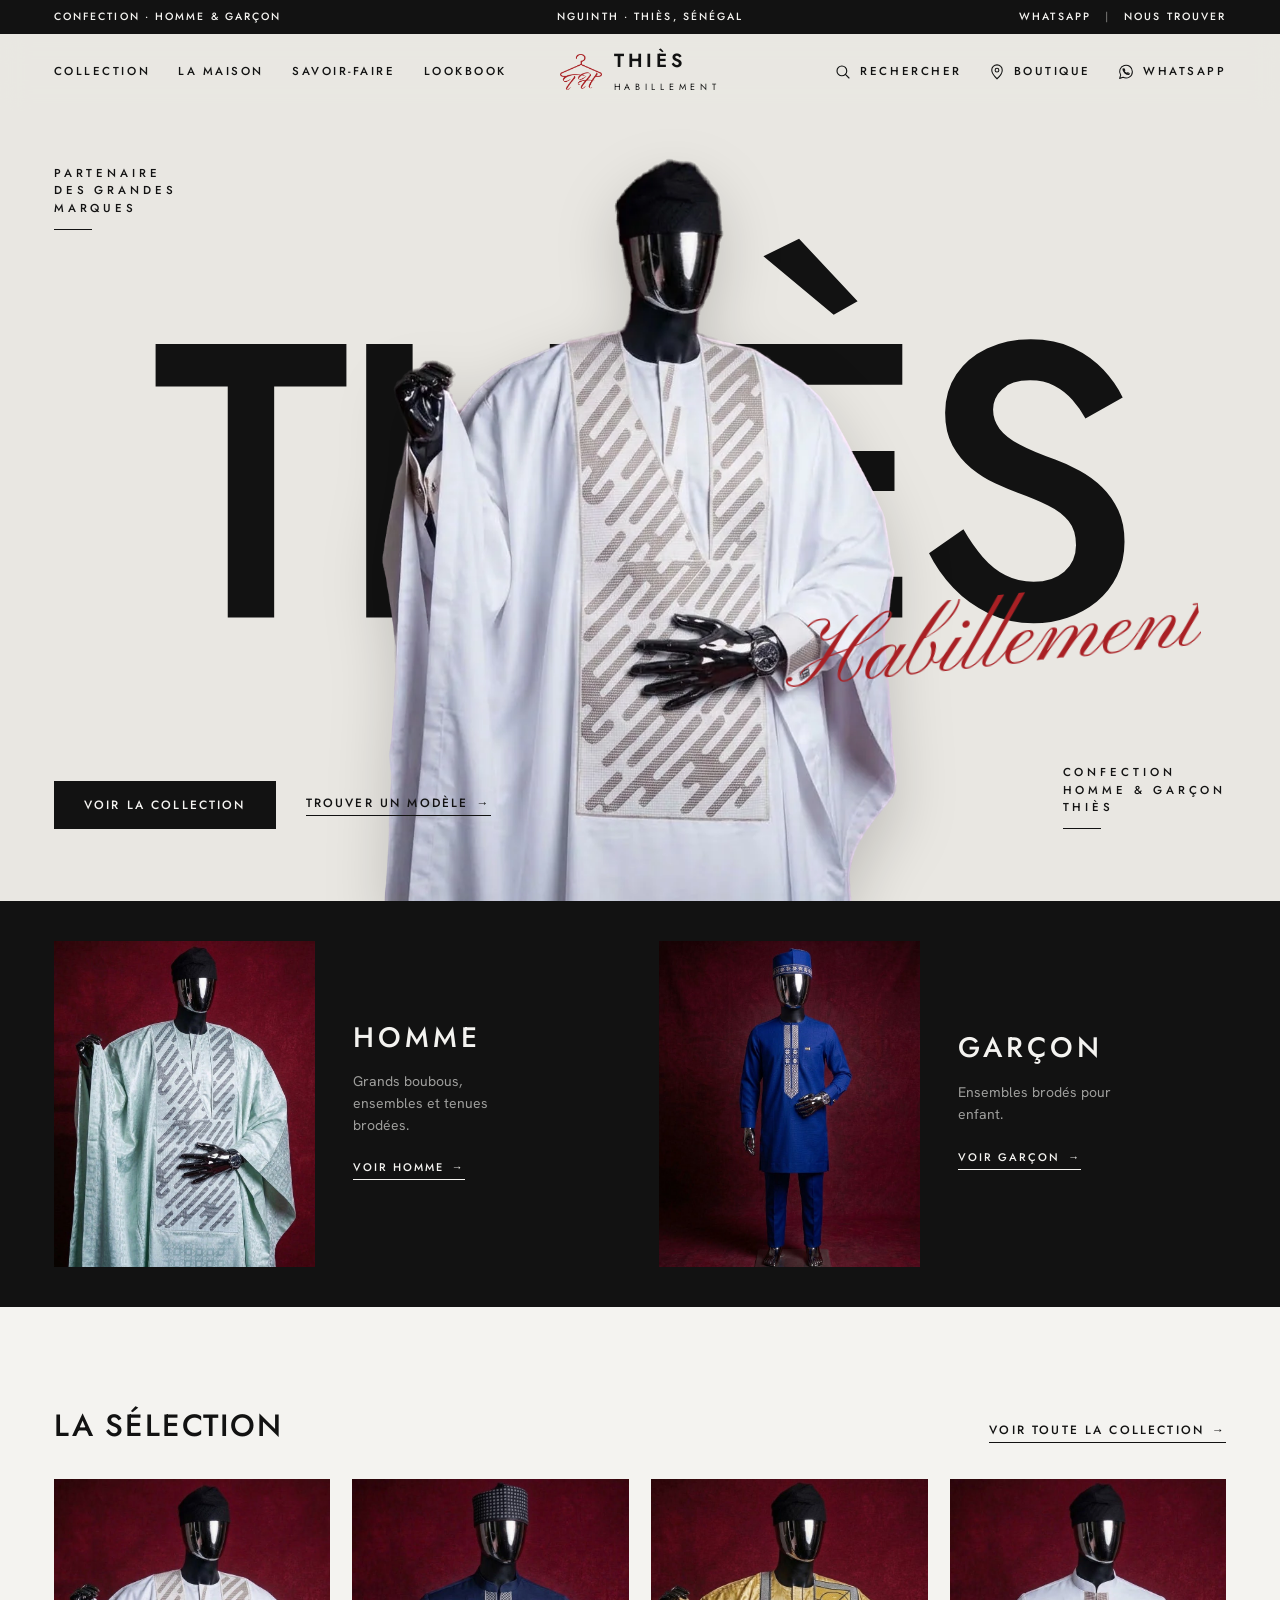
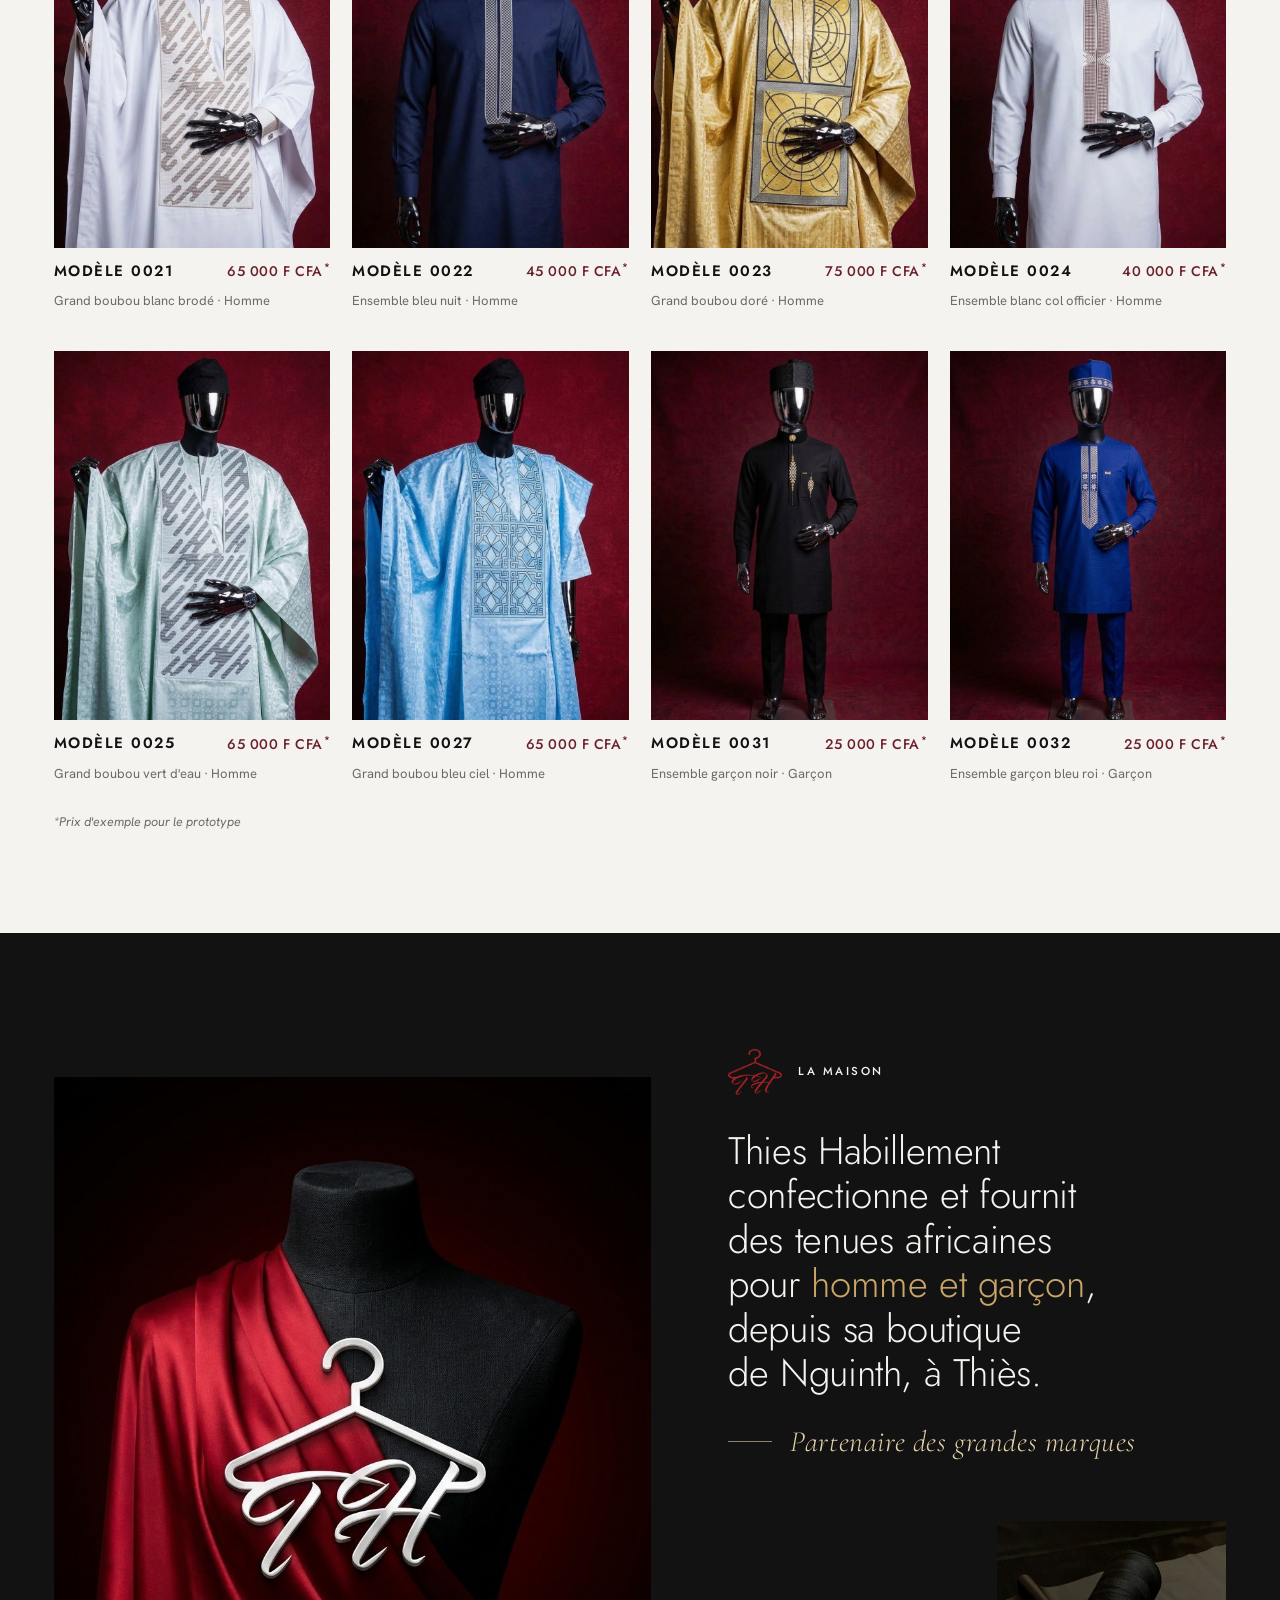
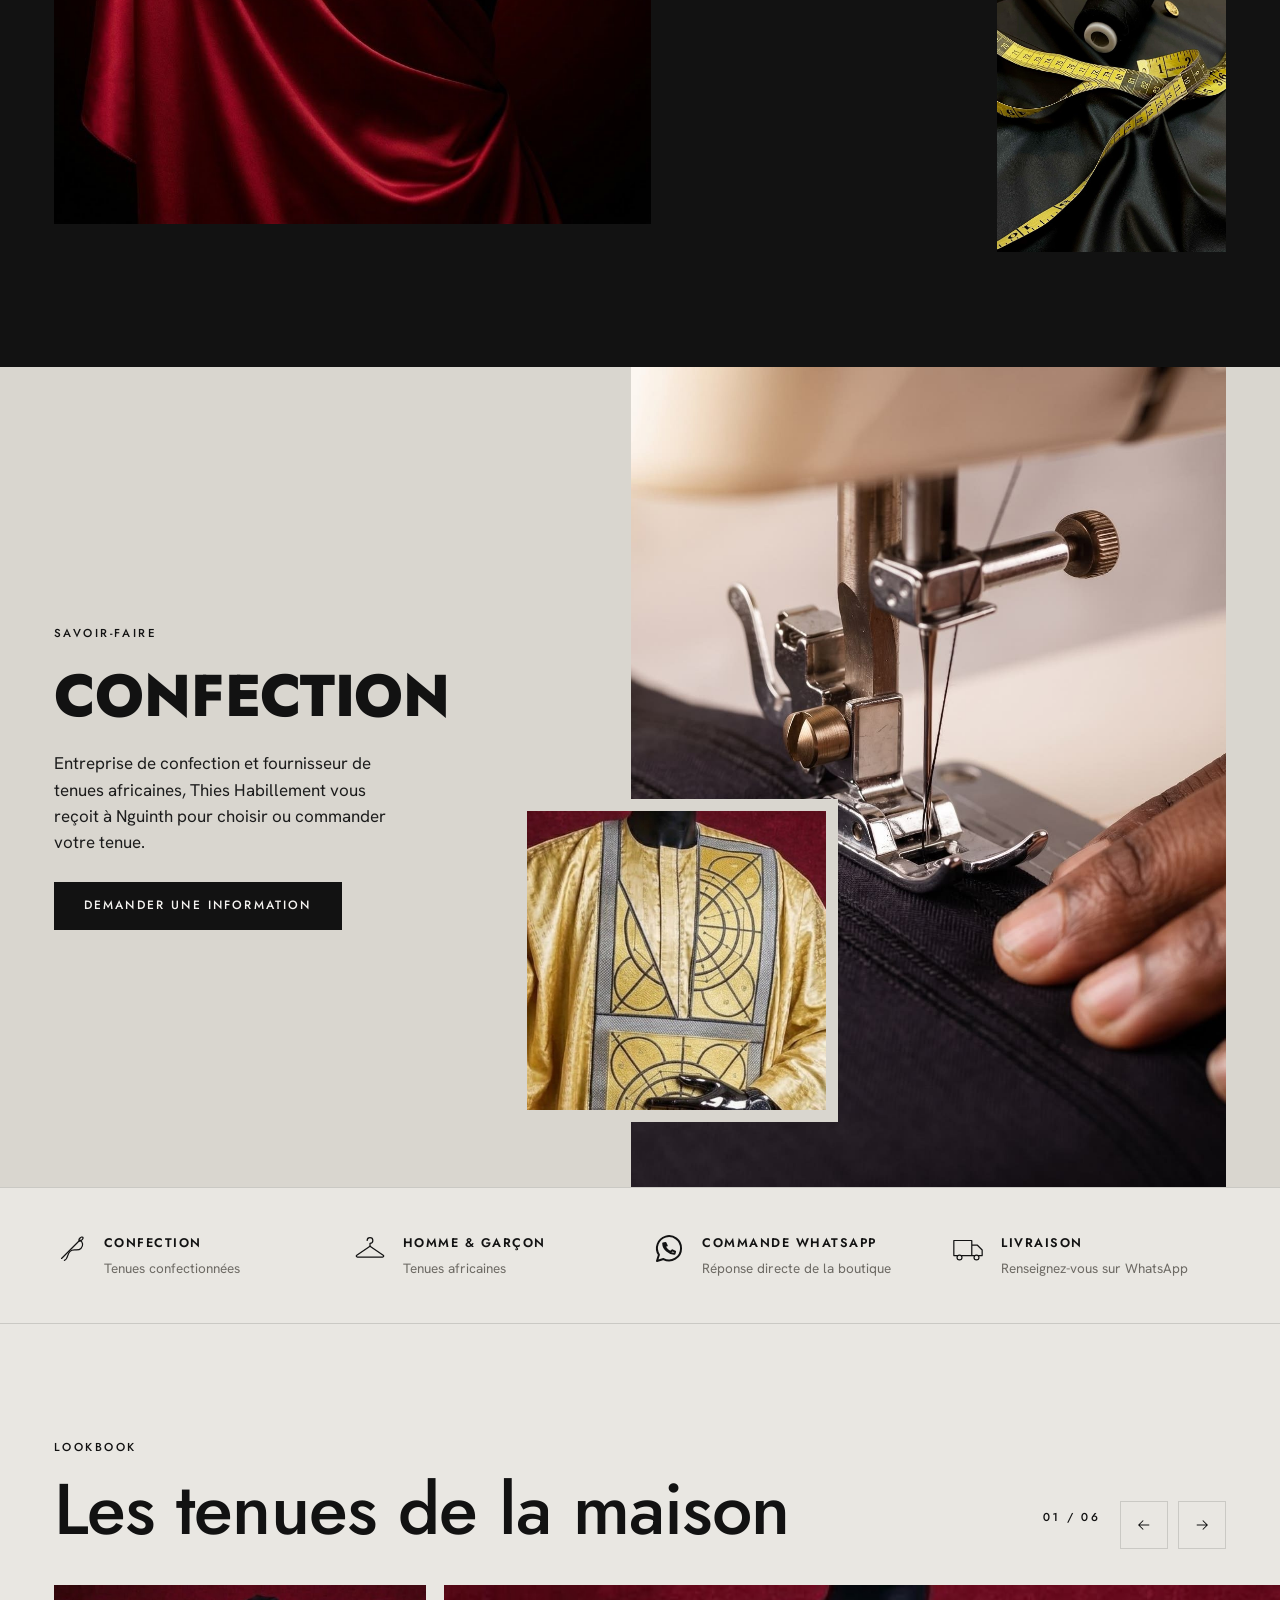
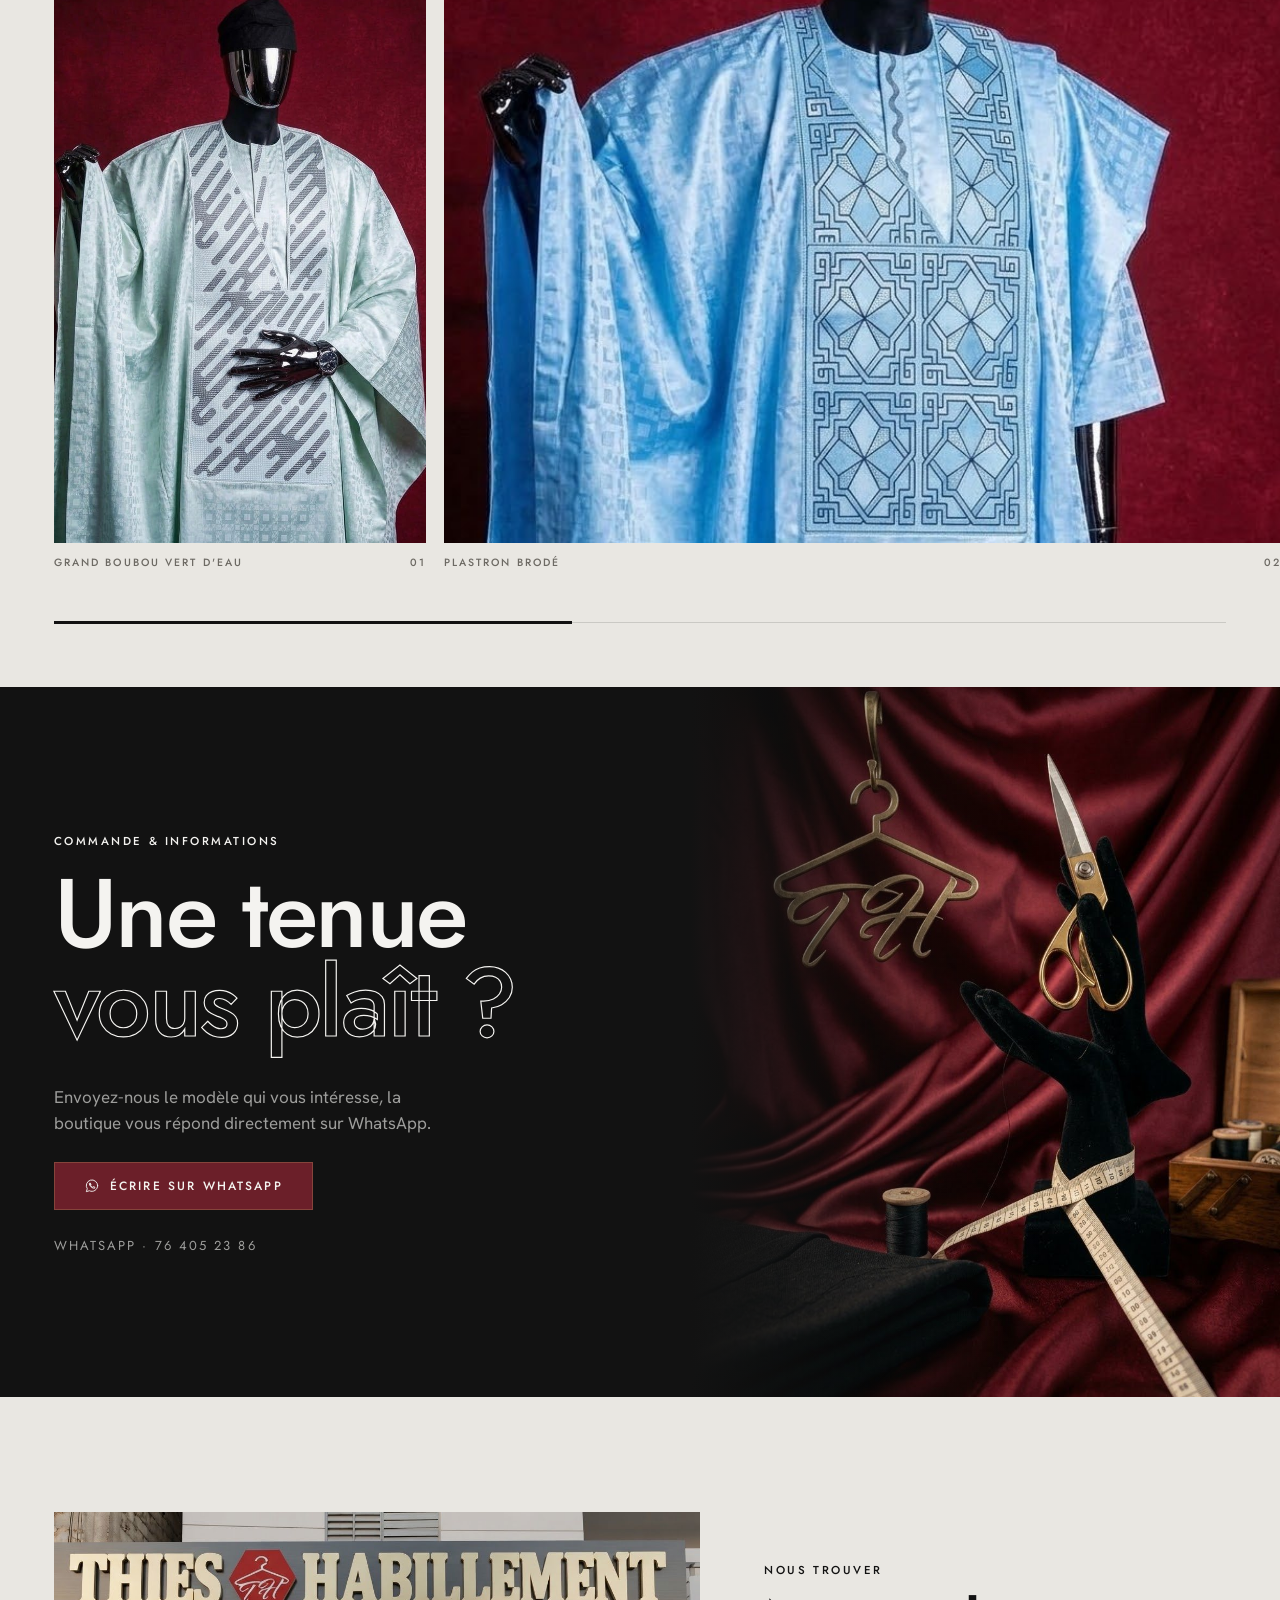
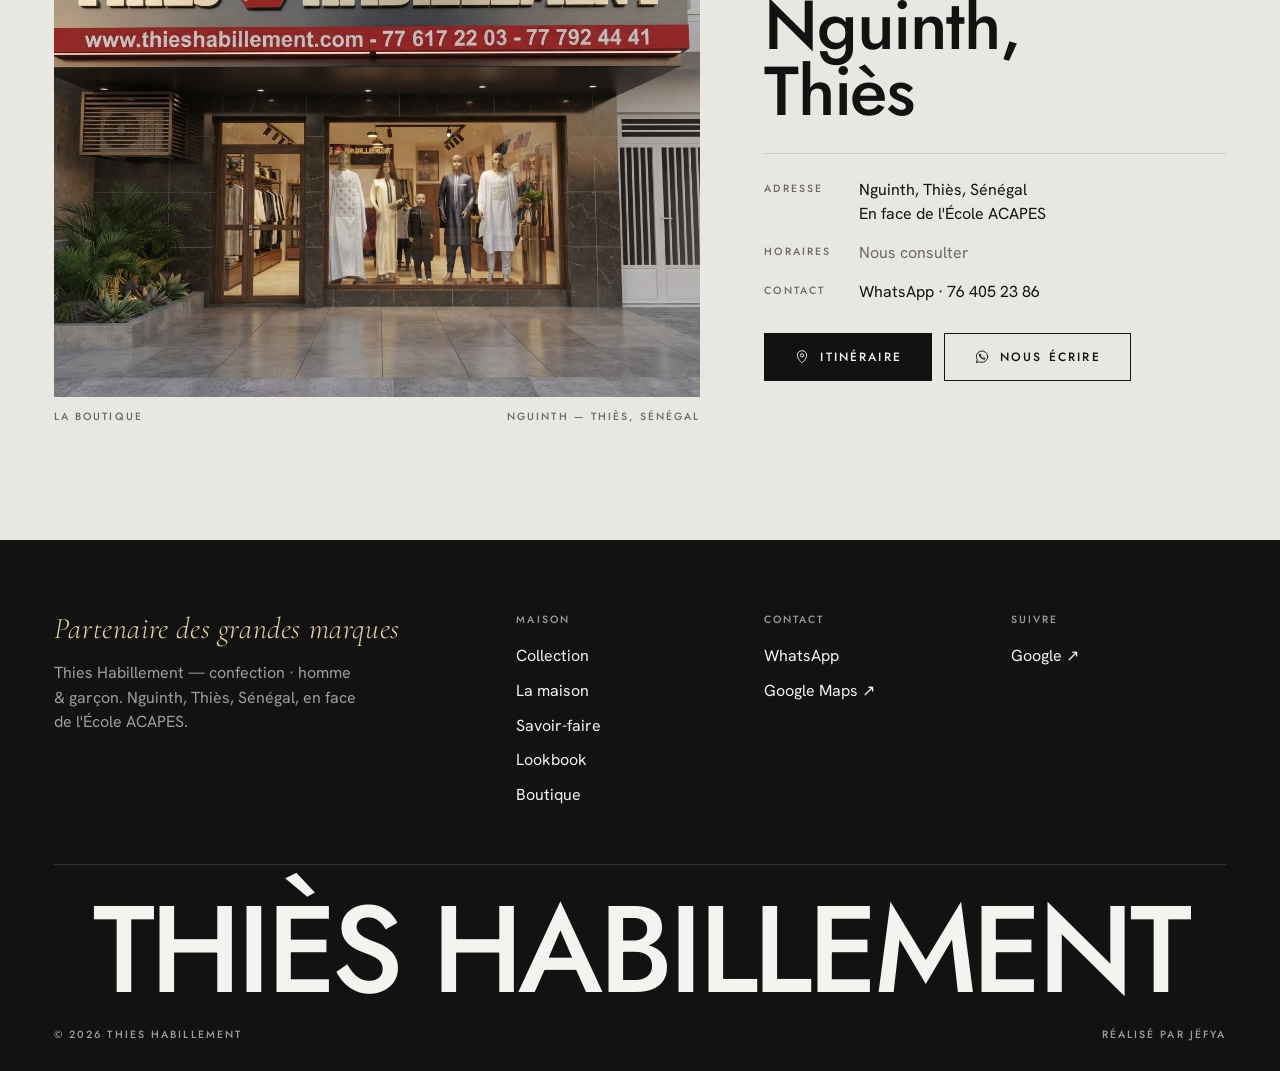
<file: index.html>
<!doctype html>
<html lang="fr">
<head>
<meta charset="utf-8">
<meta name="viewport" content="width=device-width, initial-scale=1, viewport-fit=cover">
<title>Thies Habillement</title>
<meta name="description" content="Thies Habillement — confection et tenues africaines pour homme et garçon, à Nguinth, Thiès (Sénégal). Commande sur WhatsApp.">
<meta name="theme-color" content="#121212">
<link rel="icon" type="image/png" href="images/favicon.png">
<link rel="apple-touch-icon" href="images/apple-touch-icon.png">
<!-- Aperçu du lien (WhatsApp, Facebook, etc.) -->
<meta property="og:type" content="website">
<meta property="og:title" content="Thies Habillement">
<meta property="og:description" content="Confection et tenues africaines pour homme et garçon, à Thiès. Commande sur WhatsApp.">
<meta property="og:image" content="https://whiteglowdigital-ctrl.github.io/thieshabillement/images/apercu-lien.jpg">
<meta property="og:url" content="https://whiteglowdigital-ctrl.github.io/thieshabillement/">
<meta name="twitter:card" content="summary_large_image">
<link rel="preconnect" href="https://fonts.googleapis.com">
<link rel="preconnect" href="https://fonts.gstatic.com" crossorigin>
<link rel="stylesheet" href="https://fonts.googleapis.com/css2?family=Jost:wght@300;400;500;600;800&family=Cormorant+Garamond:ital,wght@1,300;1,400&family=Hanken+Grotesk:wght@400;500&family=Pinyon+Script&display=swap">
<link rel="stylesheet" href="styles.css">
<link rel="preload" as="image" href="images/hero-boubou-blanc.webp">
</head>
<body>
<!-- Squelette vide : tout le contenu vient de content.js, rendu par app.js -->
<div id="site"></div>

<script src="content.js"></script>
<script src="app.js"></script>
</body>
</html>
</file>
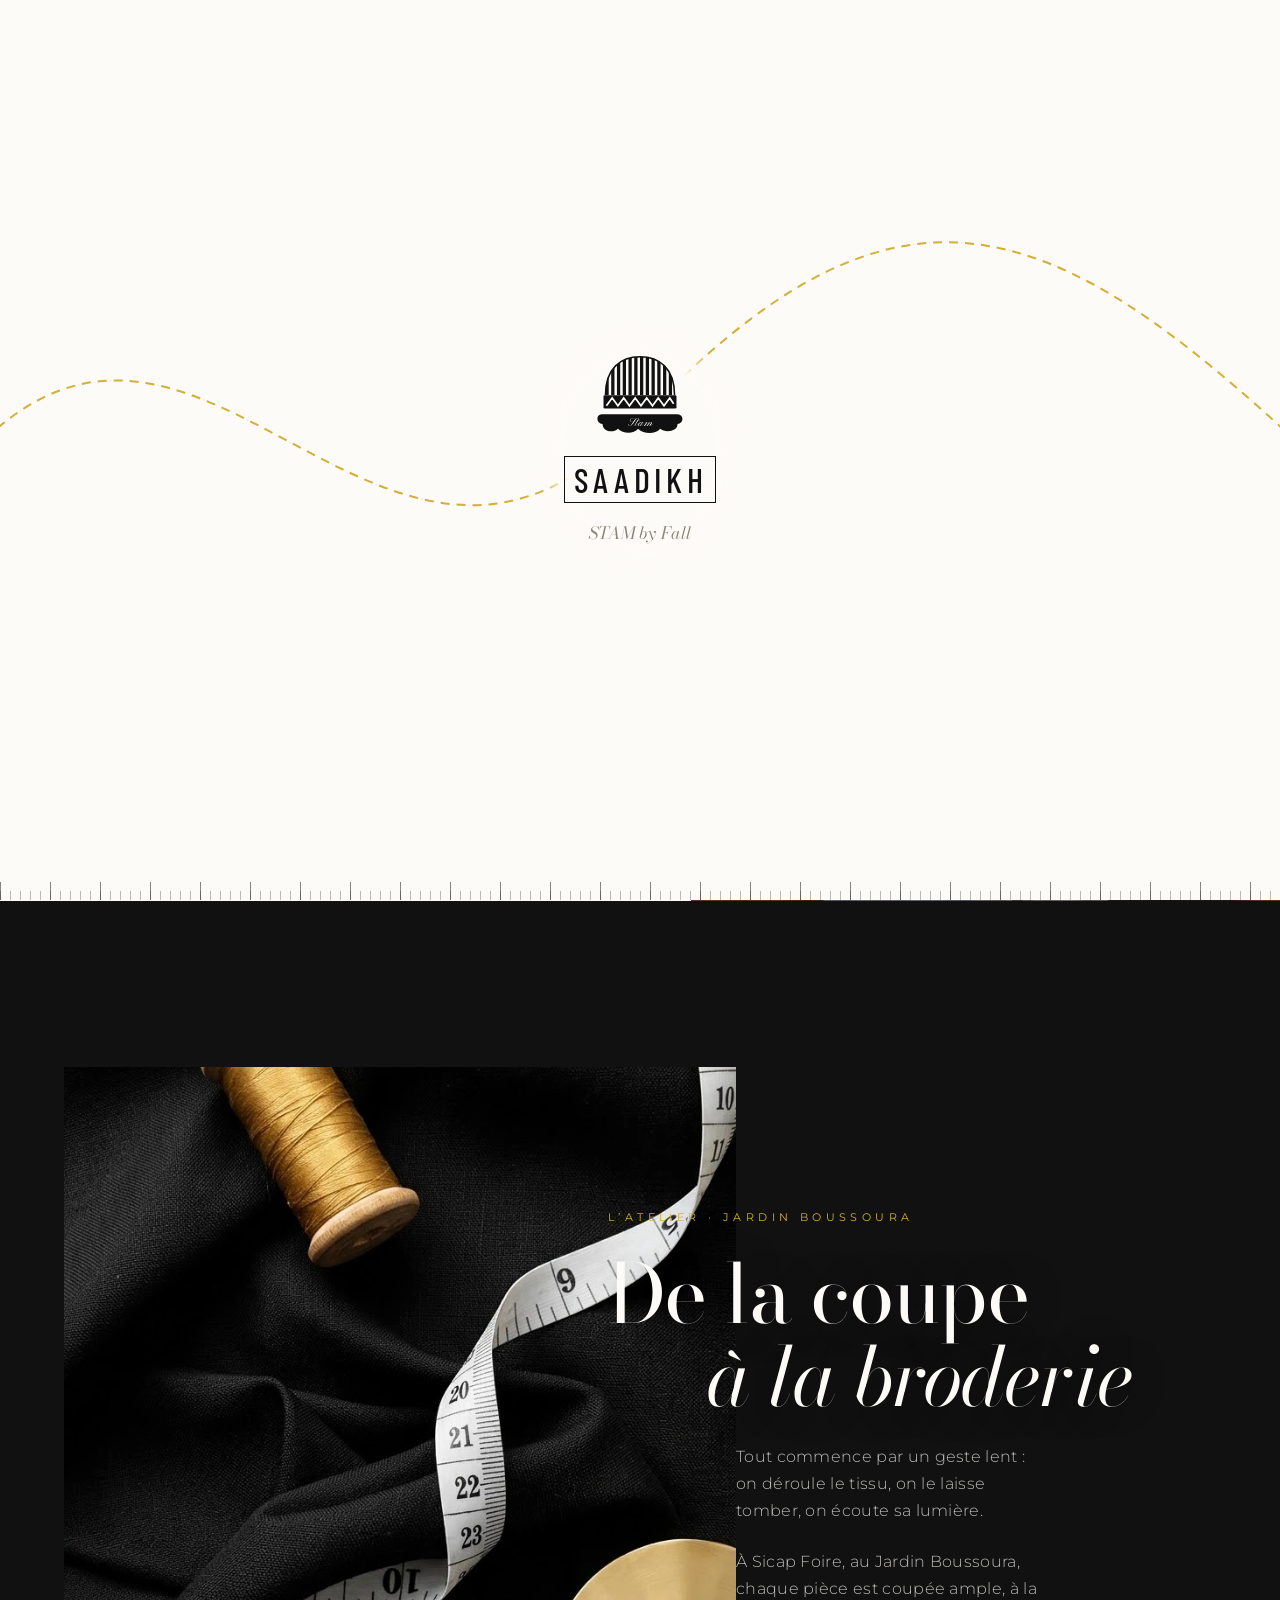
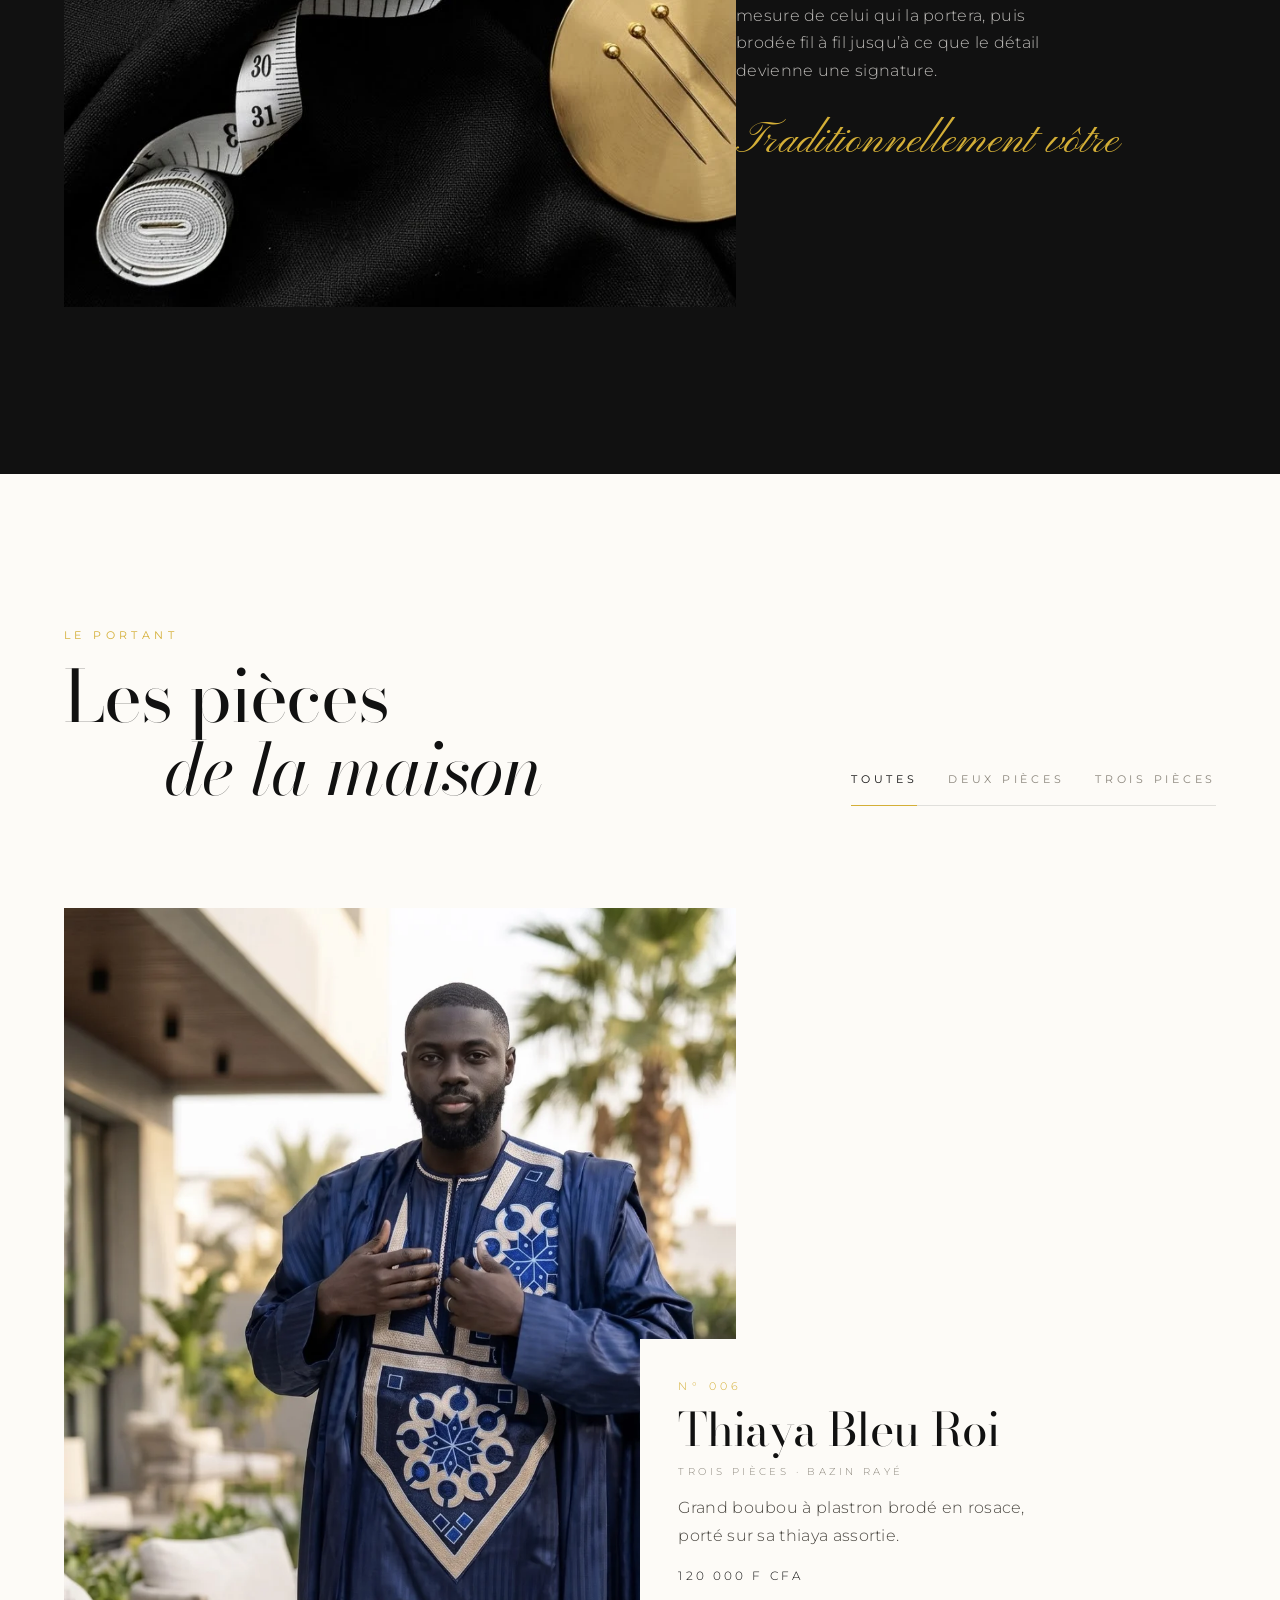
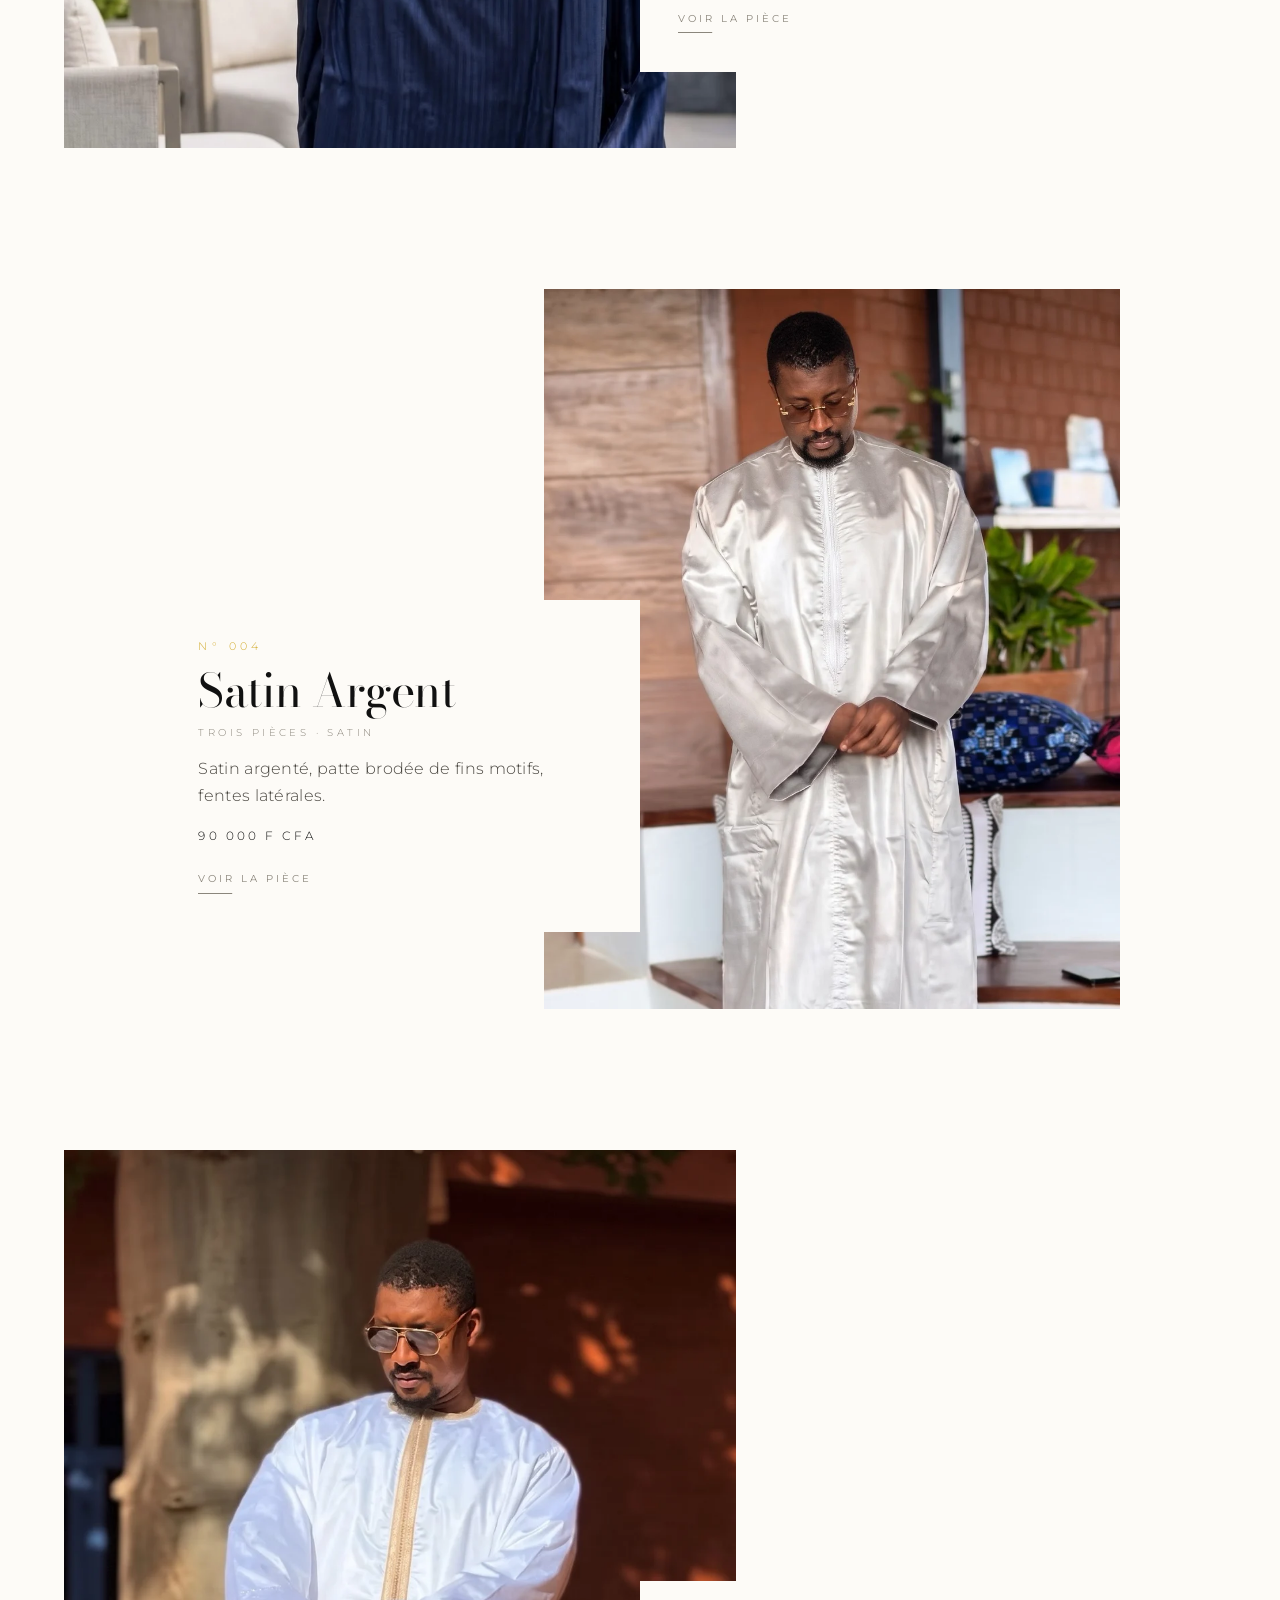
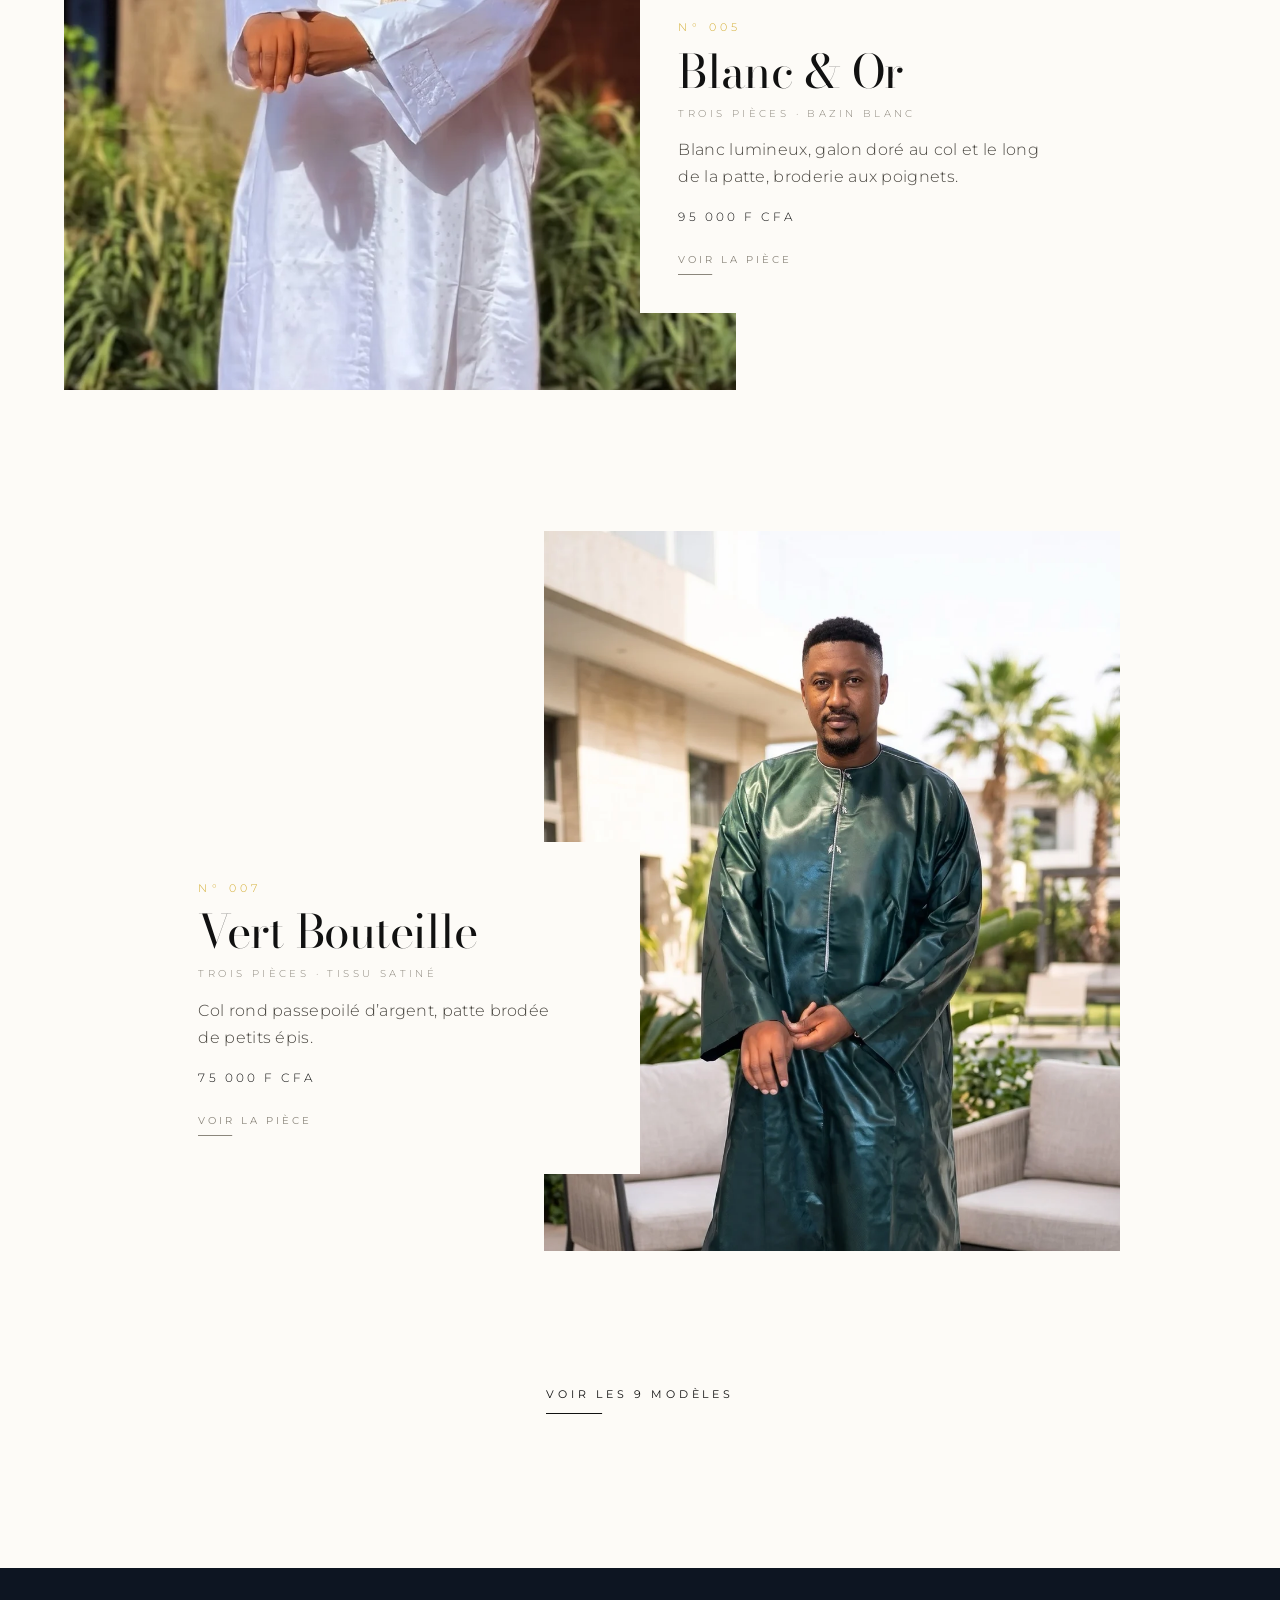
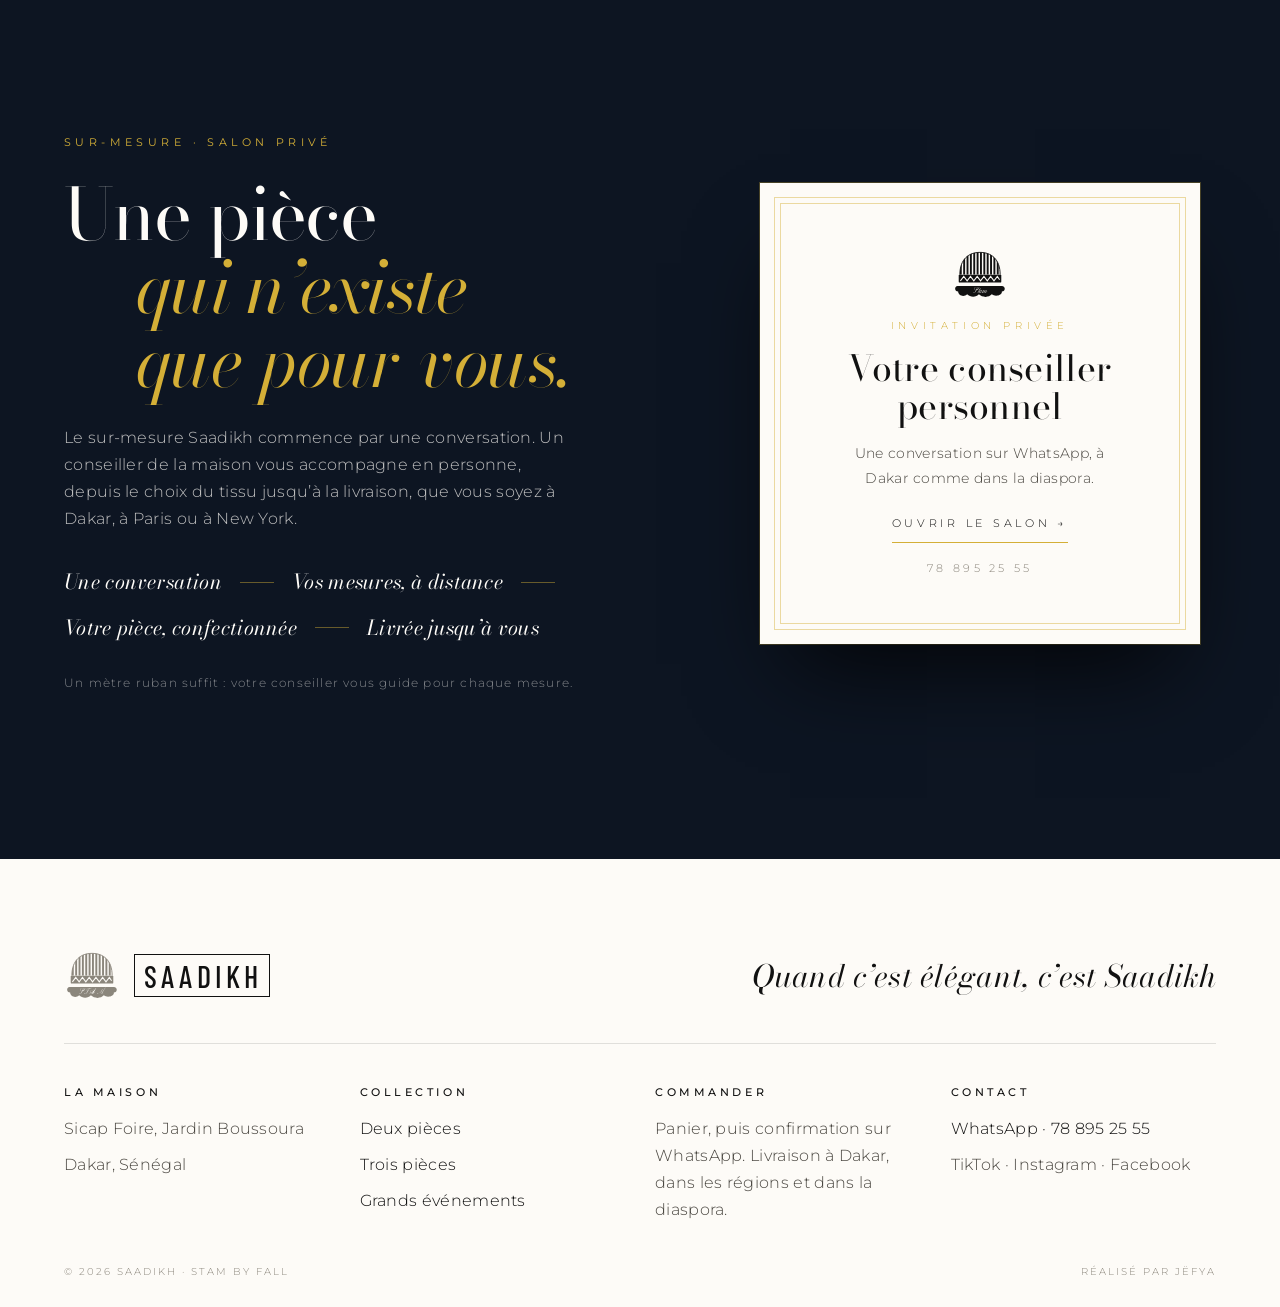
<file: saadikh/index.html>
<!doctype html>
<html lang="fr">
<head>
<meta charset="utf-8">
<meta name="viewport" content="width=device-width, initial-scale=1, viewport-fit=cover">
<title>Saadikh</title>
<meta name="description" content="Saadikh (STAM by Fall) — deux pièces et trois pièces pour homme, Sicap Foire, Dakar. Commande sur WhatsApp, livraison au Sénégal et dans la diaspora.">
<meta name="theme-color" content="#fbfaf7">
<link rel="icon" type="image/png" href="images/favicon.png">
<link rel="apple-touch-icon" href="images/apple-touch-icon.png">
<meta property="og:title" content="Saadikh · STAM by Fall">
<meta property="og:description" content="Quand c’est élégant, c’est Saadikh.">
<link rel="preconnect" href="https://fonts.googleapis.com">
<link rel="preconnect" href="https://fonts.gstatic.com" crossorigin>
<link rel="stylesheet" href="https://fonts.googleapis.com/css2?family=Bodoni+Moda:ital,opsz,wght@0,6..96,400;0,6..96,500;1,6..96,400&family=Montserrat:wght@300;400;500&family=Barlow+Condensed:wght@500&family=Pinyon+Script&display=swap">
<link rel="stylesheet" href="styles.css?v=21">
<link rel="preload" as="image" href="images/tenues/boubou-blanc-brode.webp?v=21">
</head>
<body>
<div id="site"></div>
<script src="content.js?v=21"></script>
<script src="app.js?v=21"></script>
</body>
</html>
</file>
<file: styles.css>
/* ==========================================================================
   Thies Habillement — design system (modèle mode Jëfya)
   Layout : magazine de mode — mot géant + silhouette, bandeau noir de
   catégories, split éditorial, grille produits, lookbook défilant.
   Un seul univers visuel (clair, gris chaud) assumé : pas de thème sombre.
   Les couleurs sont surchargées par content.js → theme.
   ========================================================================== */
:root {
  --paper: #e9e7e2;
  --paper-2: #f4f3f0;
  --paper-3: #d9d6cf;
  --ink: #121212;
  --ink-2: #1c1c1c;
  --muted: #6d6a64;
  --line: rgba(18, 18, 18, .14);
  --accent: #a92024;
  --bordeaux: #6b1f29;      /* drapé de la photo aux ciseaux (médiane #5c1b23, reflets #6b232b) */
  --bordeaux-hi: #82303b;
  --gold: #c9a56a;
  --gold-soft: #e2cfa6;
  --on-ink: #f4f3f0;
  --on-ink-muted: rgba(244, 243, 240, .62);

  --f-display: 'Jost', 'Futura', 'Century Gothic', 'Avenir Next', sans-serif;
  --f-body: 'Hanken Grotesk', 'Helvetica Neue', Arial, sans-serif;
  --f-script: 'Pinyon Script', 'Snell Roundhand', cursive;
  --f-serif: 'Cormorant Garamond', 'Cormorant', 'Didot', 'Bodoni 72', Georgia, serif;

  --gutter: clamp(16px, 4.2vw, 72px);
  --max: 1440px;
  --ease: cubic-bezier(.2, .7, .1, 1);
  color-scheme: light;
}

*, *::before, *::after { box-sizing: border-box; }
[hidden] { display: none !important; }
html { scroll-behavior: smooth; scroll-padding-top: 84px; }
body {
  margin: 0;
  background: var(--paper);
  color: var(--ink);
  font-family: var(--f-body);
  font-size: 16px;
  line-height: 1.55;
  -webkit-font-smoothing: antialiased;
  overflow-x: hidden;
}
img { display: block; max-width: 100%; }
a { color: inherit; text-decoration: none; }
button { font: inherit; color: inherit; background: none; border: 0; padding: 0; cursor: pointer; }
:focus-visible { outline: 2px solid var(--accent); outline-offset: 3px; }

.wrap { width: 100%; max-width: var(--max); margin-inline: auto; padding-inline: var(--gutter); }

/* ---------- Type utilities ---------- */
.caps {
  font-family: var(--f-display);
  font-size: 11.5px;
  font-weight: 500;
  letter-spacing: .22em;
  text-transform: uppercase;
  line-height: 1.5;
}
.caps-sm { font-size: 10.5px; letter-spacing: .2em; }
.rule { display: block; width: 38px; height: 1px; background: currentColor; margin-top: 12px; }

/* ---------- Buttons ---------- */
.btn {
  display: inline-flex; align-items: center; justify-content: center; gap: 10px;
  min-height: 48px; padding: 0 30px;
  background: var(--ink); color: var(--on-ink);
  font-family: var(--f-display); font-size: 12px; font-weight: 500;
  letter-spacing: .18em; text-transform: uppercase;
  transition: background .3s var(--ease), color .3s var(--ease);
}
.btn:hover { background: var(--accent); }
.btn svg { width: 16px; height: 16px; }
.btn--accent { background: var(--bordeaux); box-shadow: inset 0 0 0 1px rgba(201,165,106,.28); }
.btn--accent:hover { background: var(--bordeaux-hi); box-shadow: inset 0 0 0 1px rgba(201,165,106,.6); }
.btn--light { background: var(--on-ink); color: var(--ink); }
.btn--light:hover { background: var(--accent); color: var(--on-ink); }
.link {
  display: inline-flex; align-items: center; gap: 8px;
  font-family: var(--f-display); font-size: 12px; font-weight: 500;
  letter-spacing: .18em; text-transform: uppercase;
  padding-bottom: 4px;
  background: linear-gradient(currentColor, currentColor) 0 100% / 100% 1px no-repeat;
  transition: background-size .45s var(--ease);
}
.link:hover { background-size: 35% 1px; }
.link .arr { transition: transform .35s var(--ease); }
.link:hover .arr { transform: translateX(4px); }

/* ---------- Image slots / placeholders ---------- */
.media { position: relative; overflow: hidden; background: var(--paper-3); }
.media > img { width: 100%; height: 100%; object-fit: cover; object-position: 50% 20%; transition: transform 1.2s var(--ease); }
.ph {
  position: absolute; inset: 0;
  background:
    radial-gradient(120% 80% at 50% 0%, rgba(255,255,255,.35), transparent 60%),
    repeating-linear-gradient(135deg, rgba(18,18,18,.035) 0 1px, transparent 1px 9px),
    var(--paper-3);
  display: flex; align-items: flex-end; padding: 14px;
}
.ph::before {
  content: ''; position: absolute; left: 50%; top: 46%;
  width: 34%; aspect-ratio: 564 / 482; transform: translate(-50%, -50%);
  background: var(--ink); opacity: .08;
  -webkit-mask: var(--mark) center / contain no-repeat; mask: var(--mark) center / contain no-repeat;
}
.ph span {
  position: relative; font-family: var(--f-display); font-size: 9.5px; font-weight: 500;
  letter-spacing: .2em; text-transform: uppercase; color: var(--muted);
  display: flex; gap: 8px; align-items: center;
}
.ph span::before { content: ''; width: 6px; height: 6px; border: 1px solid currentColor; }
.on-ink .media { background: #1f1f1f; }
.on-ink .ph {
  background:
    radial-gradient(120% 80% at 50% 0%, rgba(255,255,255,.06), transparent 60%),
    repeating-linear-gradient(135deg, rgba(255,255,255,.035) 0 1px, transparent 1px 9px),
    #1f1f1f;
}
.on-ink .ph::before { background: var(--on-ink); opacity: .07; }
.on-ink .ph span { color: var(--on-ink-muted); }

/* ---------- Prototype markers ---------- */
.todo-mark {
  display: none;
  align-items: center; gap: 6px;
  font-family: var(--f-display); font-size: 9.5px; font-weight: 500;
  letter-spacing: .16em; text-transform: uppercase;
  color: var(--accent); white-space: nowrap;
}
.todo-mark::before { content: ''; width: 6px; height: 6px; border-radius: 50%; background: var(--accent); }
.show-todo .todo-mark { display: inline-flex; }
.on-ink .todo-mark { color: #ff8f8f; }
.on-ink .todo-mark::before { background: #ff8f8f; }

.proto-chip {
  position: fixed; left: 16px; bottom: calc(16px + env(safe-area-inset-bottom, 0px)); z-index: 60;
  display: inline-flex; align-items: center; gap: 10px;
  padding: 9px 14px 9px 12px; background: var(--paper-2); color: var(--ink);
  border: 1px solid var(--line);
  font-family: var(--f-display); font-size: 10px; font-weight: 500; letter-spacing: .16em; text-transform: uppercase;
  box-shadow: 0 6px 24px rgba(0,0,0,.08);
}
.proto-chip i { width: 26px; height: 14px; border-radius: 10px; background: var(--paper-3); position: relative; transition: background .25s; }
.proto-chip i::after { content: ''; position: absolute; top: 2px; left: 2px; width: 10px; height: 10px; border-radius: 50%; background: var(--ink); transition: transform .25s var(--ease); }
.show-todo .proto-chip i { background: var(--accent); }
.show-todo .proto-chip i::after { transform: translateX(12px); background: var(--on-ink); }

/* ---------- Top bar ---------- */
.topbar { background: var(--ink); color: var(--on-ink); }
.topbar .wrap { display: flex; justify-content: space-between; align-items: center; min-height: 34px; gap: 16px; }
.topbar nav { display: flex; gap: 14px; align-items: center; }
.topbar nav span { opacity: .4; }
.topbar a:hover { color: #fff; opacity: .7; }

/* ---------- Header ---------- */
.header {
  position: sticky; top: env(safe-area-inset-top, 0px); z-index: 50;
  background: color-mix(in srgb, var(--paper) 88%, transparent);
  -webkit-backdrop-filter: blur(14px); backdrop-filter: blur(14px);
  border-bottom: 1px solid transparent;
  transition: transform .45s var(--ease), border-color .3s;
}
.header.scrolled { border-bottom-color: var(--line); }
.header.hide { transform: translateY(-100%); }
.header .wrap { display: grid; grid-template-columns: 1fr auto 1fr; align-items: center; min-height: 76px; gap: 24px; }
.nav { display: flex; gap: clamp(18px, 2.2vw, 34px); }
.nav a { position: relative; padding-block: 6px; }
.nav a::after { content: ''; position: absolute; left: 0; right: 100%; bottom: 0; height: 1px; background: currentColor; transition: right .35s var(--ease); }
.nav a:hover::after { right: 0; }
.brand { display: flex; align-items: center; gap: 12px; justify-self: center; }
.brand .mark { width: 42px; aspect-ratio: 564 / 482; background: var(--accent); -webkit-mask: var(--mark) center / contain no-repeat; mask: var(--mark) center / contain no-repeat; }
.brand b { font-family: var(--f-display); font-weight: 600; font-size: 19px; letter-spacing: .2em; line-height: 1; }
.brand small { display: block; font-family: var(--f-display); font-weight: 400; font-size: 9px; letter-spacing: .52em; margin-top: 5px; }
.actions { display: flex; justify-content: flex-end; align-items: center; gap: 26px; }
.actions .icon-link { display: inline-flex; align-items: center; gap: 8px; }
.actions svg { width: 18px; height: 18px; }
.burger { display: none; width: 40px; height: 40px; align-items: center; justify-content: flex-start; }
.burger span { display: block; width: 22px; height: 1.5px; background: currentColor; box-shadow: 0 -6px 0 currentColor, 0 6px 0 currentColor; }

/* ---------- Mobile menu ---------- */
.menu {
  position: fixed; inset: 0; z-index: 80; background: var(--ink); color: var(--on-ink);
  display: flex; flex-direction: column; padding: calc(20px + env(safe-area-inset-top, 0px)) 20px calc(28px + env(safe-area-inset-bottom, 0px));
  clip-path: inset(0 0 100% 0); transition: clip-path .6s var(--ease); visibility: hidden;
}
.menu.open { clip-path: inset(0 0 0 0); visibility: visible; }
.menu-top { display: flex; justify-content: space-between; align-items: center; }
.menu-top .brand .mark { background: var(--on-ink); }
.menu-close { width: 40px; height: 40px; position: relative; }
.menu-close::before, .menu-close::after { content: ''; position: absolute; left: 9px; right: 9px; top: 50%; height: 1.5px; background: currentColor; transform: rotate(45deg); }
.menu-close::after { transform: rotate(-45deg); }
.menu-links { margin-top: auto; display: flex; flex-direction: column; gap: 4px; counter-reset: m; }
.menu-links a {
  font-family: var(--f-display); font-weight: 500; font-size: clamp(38px, 11vw, 60px); line-height: 1.08; letter-spacing: -.01em;
  display: flex; align-items: baseline; gap: 14px;
  transform: translateY(30px); opacity: 0; transition: transform .6s var(--ease), opacity .6s;
}
.menu-links a small { font-size: 11px; letter-spacing: .2em; opacity: .5; font-weight: 400; }
.menu.open .menu-links a { transform: none; opacity: 1; }
.menu.open .menu-links a:nth-child(2) { transition-delay: .05s; } .menu.open .menu-links a:nth-child(3) { transition-delay: .1s; }
.menu.open .menu-links a:nth-child(4) { transition-delay: .15s; } .menu.open .menu-links a:nth-child(5) { transition-delay: .2s; }
.menu-foot { margin-top: 40px; display: grid; gap: 18px; }
.menu-foot .btn { width: 100%; }
.menu-foot p { margin: 0; color: var(--on-ink-muted); }

/* ---------- Hero ---------- */
.hero { position: relative; overflow: hidden; }
.hero .wrap { position: relative; height: clamp(600px, calc(100vh - 110px), 900px); min-height: 600px; }
.hero-kicker { position: absolute; top: clamp(36px, 6vh, 72px); left: var(--gutter); z-index: 3; margin: 0; letter-spacing: .34em; }
.hero-kicker span { display: block; }
.hero-word {
  position: absolute; left: 0; right: 0; top: 50%; transform: translateY(-58%);
  margin: 0; z-index: 1; text-align: center;
  font-family: var(--f-display); font-weight: 500;
  font-size: min(30.5vw, 440px); line-height: .78; letter-spacing: -.035em;
  white-space: nowrap; user-select: none;
}
.hero-word .ch { display: inline-block; }
.hero-script {
  position: absolute; z-index: 4; right: calc(var(--gutter) + 2%); top: calc(50% + min(7vw, 104px));
  margin: 0; font-family: var(--f-script); font-weight: 400; color: var(--accent);
  font-size: min(7.4vw, 108px); line-height: 1; transform: rotate(-6deg);
  white-space: nowrap; pointer-events: none;
}
.hero-figure {
  position: absolute; z-index: 2; left: 50%; bottom: 0; transform: translateX(-50%);
  height: 94%; aspect-ratio: var(--ratio, 5 / 8);
}
.hero-figure.cutout { background: none; overflow: visible; }
.hero-figure.cutout img { filter: drop-shadow(0 24px 30px rgba(0,0,0,.18)); }
.hero-figure.cutout img { object-fit: contain; object-position: bottom; }
.hero-figure .ph { background-color: #d2cec6; }
.hero-shadow { display: none; }
.hero-ctas { position: absolute; z-index: 3; left: var(--gutter); bottom: clamp(40px, 8vh, 84px); display: flex; align-items: center; gap: 30px; }
.hero-corner { position: absolute; z-index: 3; right: var(--gutter); bottom: clamp(40px, 8vh, 84px); margin: 0; letter-spacing: .34em; text-align: left; }
.hero-corner span { display: block; }

/* ---------- Black category band ---------- */
.on-ink { background: var(--ink); color: var(--on-ink); }
.cats .wrap { display: grid; grid-template-columns: repeat(var(--n, 3), minmax(0, 1fr)); gap: clamp(24px, 3vw, 56px); padding-block: 40px; }
.cat { display: grid; grid-template-columns: minmax(0, 46%) minmax(0, 1fr); gap: clamp(22px, 3vw, 44px); align-items: center; }
.cat h3 { font-size: clamp(20px, 2.2vw, 30px) !important; }
.cat .media { aspect-ratio: 4 / 5; }
.cat h3 { margin: 0 0 12px; font-family: var(--f-display); font-weight: 500; font-size: 20px; letter-spacing: .14em; text-transform: uppercase; }
.cat p { margin: 0 0 18px; font-size: 14px; color: var(--on-ink-muted); max-width: 22ch; }
.cat .link { font-size: 11px; }
.cat:hover .media > img { transform: scale(1.05); }

/* ---------- Intro (La maison, sombre) ---------- */
.intro .wrap { display: grid; grid-template-columns: minmax(0, 6fr) minmax(0, 5fr); gap: clamp(32px, 6vw, 110px); padding-block: clamp(72px, 9vw, 140px); align-items: center; }
.intro-main { aspect-ratio: 4 / 5; }
.intro-body { display: grid; gap: 34px; align-content: center; }
.intro-side { display: flex; gap: 16px; align-items: center; }
.intro-side .mark { width: 54px; aspect-ratio: 564 / 482; background: var(--accent); -webkit-mask: var(--mark) center / contain no-repeat; mask: var(--mark) center / contain no-repeat; }
.intro p.big { margin: 0; font-family: var(--f-display); font-weight: 300; font-size: clamp(28px, 3vw, 46px); line-height: 1.16; letter-spacing: -.01em; text-wrap: balance; max-width: 20ch; }
.intro p.big em { font-style: normal; color: var(--gold); }
.intro .sig { margin: 28px 0 0; font-family: var(--f-serif); font-style: italic; font-weight: 300; font-size: clamp(24px, 2.3vw, 34px); line-height: 1.2; letter-spacing: .02em; color: var(--gold-soft); display: flex; align-items: center; gap: 18px; }
.intro .sig::before { content: ''; width: 44px; height: 1px; background: currentColor; opacity: .6; flex: none; }
.intro-second { width: 46%; aspect-ratio: 9 / 13; justify-self: end; margin-top: 28px; }

/* ---------- Section head ---------- */
.shead { display: flex; justify-content: space-between; align-items: end; gap: 24px; margin-bottom: 36px; flex-wrap: wrap; }
.shead h2 { margin: 0; font-family: var(--f-display); font-weight: 500; font-size: clamp(24px, 2.4vw, 34px); letter-spacing: .06em; text-transform: uppercase; line-height: 1.1; }

/* ---------- Selection ---------- */
.selection { background: var(--paper-2); }
.selection .wrap { padding-block: clamp(64px, 8vw, 120px); }
.filters { display: flex; gap: 8px; flex-wrap: wrap; }
.filters button {
  height: 36px; padding: 0 16px; border: 1px solid var(--line);
  font-family: var(--f-display); font-size: 11px; font-weight: 500; letter-spacing: .16em; text-transform: uppercase;
  transition: background .25s, color .25s, border-color .25s;
}
.filters button:hover { border-color: var(--ink); }
.filters button[aria-pressed="true"] { background: var(--ink); color: var(--on-ink); border-color: var(--ink); }
.grid { display: grid; grid-template-columns: repeat(4, minmax(0, 1fr)); gap: 40px 22px; }
.card { display: grid; gap: 14px; }
.card[hidden] { display: none; }
.card .media { aspect-ratio: 3 / 4; }
.card:hover .media > img { transform: scale(1.04); }
.card-order {
  position: absolute; left: 12px; right: 12px; bottom: 12px; z-index: 2;
  display: flex; align-items: center; justify-content: center; gap: 10px; min-height: 46px;
  background: rgba(244, 243, 240, .94); color: var(--ink);
  -webkit-backdrop-filter: blur(8px); backdrop-filter: blur(8px);
  font-family: var(--f-display); font-size: 11px; font-weight: 500; letter-spacing: .18em; text-transform: uppercase;
  opacity: 0; transform: translateY(14px);
  transition: opacity .35s var(--ease), transform .45s var(--ease), background .25s, color .25s;
}
.card-order svg { width: 16px; height: 16px; }
.card:hover .card-order, .card:focus-within .card-order { opacity: 1; transform: none; }
.card-order:hover { background: var(--bordeaux); color: var(--on-ink); }
.card .media::after { content: ''; position: absolute; inset: 0; background: linear-gradient(0deg, rgba(0,0,0,.28), transparent 40%); opacity: 0; transition: opacity .4s var(--ease); pointer-events: none; }
.card:hover .media::after { opacity: 1; }
.card-meta { display: flex; justify-content: space-between; align-items: baseline; gap: 12px; }
.card-meta h3 { margin: 0; font-family: var(--f-display); font-weight: 500; font-size: 15px; letter-spacing: .06em; text-transform: uppercase; }
.card-meta span { color: var(--muted); }
.card-cta {
  justify-self: start; display: inline-flex; align-items: center; gap: 9px; padding-bottom: 6px;
  font-family: var(--f-display); font-size: 11.5px; font-weight: 600; letter-spacing: .18em; text-transform: uppercase;
  color: var(--bordeaux);
  background: linear-gradient(currentColor, currentColor) 0 100% / 100% 1px no-repeat;
  transition: background-size .45s var(--ease), color .25s, gap .35s var(--ease);
}
.card-cta svg { width: 15px; height: 15px; }
.card-cta .arr { transition: transform .35s var(--ease); }
.card:hover .card-cta { gap: 12px; }
.card:hover .card-cta .arr { transform: translateX(4px); }
.card-cta:hover { color: var(--ink); }

.more-row { display: flex; justify-content: center; margin-top: 56px; }

/* ---------- Page Collection ---------- */
.cpage-head .wrap { padding-block: clamp(40px, 6vw, 88px) clamp(32px, 4vw, 56px); display: grid; gap: clamp(28px, 4vw, 56px); }
.crumbs { display: flex; gap: 10px; color: var(--muted); }
.crumbs a:hover { color: var(--ink); }
.cpage-title { display: grid; grid-template-columns: minmax(0, 1.3fr) minmax(0, 1fr); gap: 32px; align-items: end; }
.cpage-title h1 { margin: 0; font-family: var(--f-display); font-weight: 500; font-size: clamp(56px, 10vw, 168px); line-height: .85; letter-spacing: -.035em; }
.cpage-title p { margin: 0; max-width: 40ch; font-size: 17px; color: var(--ink-2); }
.cbar { position: sticky; top: calc(76px + env(safe-area-inset-top, 0px)); z-index: 40; background: color-mix(in srgb, var(--paper) 92%, transparent); -webkit-backdrop-filter: blur(12px); backdrop-filter: blur(12px); border-block: 1px solid var(--line); transition: top .45s var(--ease); }
body:has(.header.hide) .cbar { top: env(safe-area-inset-top, 0px); }
.cbar .wrap { display: flex; justify-content: space-between; align-items: center; gap: 16px; min-height: 64px; }
.filters small { opacity: .5; margin-left: 4px; font-size: 10px; }
.cbar-count { color: var(--muted); white-space: nowrap; }
.cpage-grid { background: var(--paper-2); }
.cpage-grid .wrap { padding-block: clamp(40px, 5vw, 72px) clamp(72px, 8vw, 120px); }
.cpage-cta .wrap { display: flex; justify-content: space-between; align-items: center; gap: 24px; flex-wrap: wrap; padding-block: 56px; }
.cpage-cta p { margin: 0; max-width: 46ch; font-family: var(--f-display); font-size: clamp(20px, 2vw, 28px); line-height: 1.25; }

/* ---------- Craft (split éditorial) ---------- */
.craft { background: var(--paper-3); overflow: hidden; }
.craft .wrap { display: grid; grid-template-columns: minmax(0, 5fr) minmax(0, 7fr); gap: clamp(32px, 5vw, 80px); align-items: center; min-height: clamp(560px, 70vw, 820px); padding-block: 0; }
.craft-text { padding-block: 72px; display: grid; gap: 26px; justify-items: start; }
.craft-text h2 { margin: 0; font-family: var(--f-display); font-weight: 800; font-size: clamp(38px, 4.6vw, 76px); line-height: .95; letter-spacing: -.005em; text-transform: uppercase; white-space: nowrap; }
.craft-text h2 span { display: block; }
.craft-text p { margin: 0; max-width: 36ch; font-size: 17px; color: var(--ink-2); }
.craft-visual { position: relative; align-self: stretch; }
.craft-visual .main { position: absolute; inset: 0 0 0 8%; }
.craft-visual .main .ph { background-color: #c9c5bd; }
.craft-visual .inset { position: absolute; left: -10%; bottom: 8%; width: 50%; aspect-ratio: 1; z-index: 2; border: 12px solid var(--paper-3); }
.craft-label { position: absolute; right: 18px; top: 18px; z-index: 2; color: var(--on-ink); mix-blend-mode: difference; }

/* ---------- Services strip ---------- */
.services .wrap { display: grid; grid-template-columns: repeat(var(--n, 4), minmax(0, 1fr)); gap: 24px; padding-block: 44px; }
.svc { display: flex; gap: 16px; align-items: flex-start; }
.svc svg { width: 34px; height: 34px; flex: none; stroke: var(--ink); }
.svc h3 { margin: 2px 0 4px; font-family: var(--f-display); font-weight: 600; font-size: 12.5px; letter-spacing: .12em; text-transform: uppercase; }
.svc p { margin: 0; font-size: 13.5px; color: var(--muted); }
.services { border-block: 1px solid var(--line); }

/* ---------- Lookbook ---------- */
.lookbook .wrap { padding-block: clamp(72px, 9vw, 130px) 0; }
.lookbook .shead h2 { font-size: clamp(38px, 5.6vw, 88px); letter-spacing: -.01em; text-transform: none; font-weight: 500; }
.lookbook .shead .caps { display: block; margin-bottom: 14px; }
.lb-ctrl { display: flex; gap: 10px; align-items: center; }
.lb-ctrl button { width: 48px; height: 48px; border: 1px solid var(--line); display: grid; place-items: center; transition: background .25s, color .25s; }
.lb-ctrl button:hover { background: var(--ink); color: var(--on-ink); }
.lb-ctrl svg { width: 18px; height: 18px; }
.lb-count { font-variant-numeric: tabular-nums; margin-right: 10px; }
.track {
  display: flex; gap: 18px; overflow-x: auto; scroll-snap-type: x mandatory; scrollbar-width: none;
  padding: 0 var(--gutter) 10px; scroll-padding-inline: var(--gutter);
  padding-bottom: clamp(72px, 9vw, 130px);
}
.track::-webkit-scrollbar { display: none; }
.look { flex: none; scroll-snap-align: start; display: grid; gap: 12px; margin: 0; }
.look .media { height: clamp(420px, 62vh, 700px); aspect-ratio: 2 / 3; }
.look.wide .media { aspect-ratio: 3 / 2; }
.look figcaption { display: flex; justify-content: space-between; color: var(--muted); }
.lb-progress { position: relative; height: 1px; background: var(--line); margin: 0 var(--gutter); transform: translateY(calc(-1 * clamp(40px, 5vw, 70px))); }
.lb-progress i { position: absolute; left: 0; top: -1px; height: 3px; background: var(--ink); width: 20%; transition: left .15s linear; }

/* ---------- WhatsApp band ---------- */
.wa { position: relative; overflow: hidden; }
.wa-img { position: absolute !important; top: 0; bottom: 0; right: 0; width: 46%; }
.wa-img::after { content: ''; position: absolute; inset: 0; background: linear-gradient(90deg, var(--ink) 0%, rgba(18,18,18,.35) 30%, transparent 60%); }
.wa .wrap { position: relative; z-index: 1; display: grid; grid-template-columns: minmax(0, 1fr); gap: 36px; align-items: end; padding-block: clamp(90px, 11vw, 170px); }
.wa .wrap > * { max-width: 620px; }
.wa h2 { margin: 16px 0 0; font-family: var(--f-display); font-weight: 500; font-size: clamp(48px, 7.6vw, 124px); line-height: .92; letter-spacing: -.025em; }
.wa h2 span { display: block; }
.wa h2 span:last-child { color: transparent; -webkit-text-stroke: 1.2px var(--on-ink); }
.wa-side { display: grid; gap: 26px; justify-items: start; }
.wa-side p { margin: 0; color: var(--on-ink-muted); max-width: 38ch; font-size: 17px; }
.wa-num { font-family: var(--f-display); font-size: 13px; letter-spacing: .16em; text-transform: uppercase; color: var(--on-ink-muted); display: flex; gap: 12px; align-items: center; flex-wrap: wrap; }

/* ---------- Boutique ---------- */
.shop .wrap { display: grid; grid-template-columns: minmax(0, 7fr) minmax(0, 5fr); gap: clamp(32px, 5vw, 80px); padding-block: clamp(72px, 9vw, 130px); align-items: center; }
.shop-photo { display: grid; gap: 12px; margin: 0; }
.shop-photo .media { aspect-ratio: 4 / 3; }
.shop-photo figcaption { display: flex; justify-content: space-between; color: var(--muted); gap: 12px; }
.shop-info { display: grid; gap: 28px; }
.shop-info h2 { margin: 12px 0 0; font-family: var(--f-display); font-weight: 500; font-size: clamp(44px, 5.4vw, 84px); line-height: .95; letter-spacing: -.02em; }
.shop-info dl { margin: 0; display: grid; grid-template-columns: auto 1fr; gap: 14px 28px; border-top: 1px solid var(--line); padding-top: 24px; }
.shop-info dt { color: var(--muted); padding-top: 3px; }
.shop-info dd { margin: 0; font-size: 16px; }
.shop-btns { display: flex; gap: 12px; flex-wrap: wrap; }
.btn--ghost { background: transparent; color: var(--ink); box-shadow: inset 0 0 0 1px var(--ink); }
.btn--ghost:hover { background: var(--ink); color: var(--on-ink); }

/* ---------- Footer ---------- */
.footer { overflow: hidden; }
.footer .wrap { padding-block: 72px 28px; }
.foot-cols { display: grid; grid-template-columns: 2fr 1fr 1fr 1fr; gap: 32px; padding-bottom: 56px; }
.foot-cols h4 { margin: 0 0 16px; color: var(--on-ink-muted); font-weight: 500; }
.foot-cols ul { list-style: none; margin: 0; padding: 0; display: grid; gap: 10px; }
.foot-cols a:hover { color: var(--accent); }
.foot-cols .sig { font-family: var(--f-serif); font-style: italic; font-weight: 300; font-size: 30px; line-height: 1.15; letter-spacing: .02em; margin: 0 0 14px; color: var(--gold-soft); }
.foot-cols p { margin: 0; color: var(--on-ink-muted); max-width: 34ch; }
.foot-word {
  font-family: var(--f-display); font-weight: 500; line-height: .8; letter-spacing: -.035em;
  font-size: min(9.6vw, 138px); white-space: nowrap; margin: 0; text-align: center;
  border-top: 1px solid rgba(244,243,240,.14); padding-top: 36px;
}
.foot-bottom { display: flex; justify-content: space-between; gap: 16px; flex-wrap: wrap; margin-top: 28px; color: var(--on-ink-muted); }
.muted-link { opacity: .45; cursor: default; }

/* ---------- Mobile sticky bar & toast ---------- */
.mbar { display: none; }
.toast {
  position: fixed; left: 50%; bottom: calc(84px + env(safe-area-inset-bottom, 0px)); z-index: 90;
  transform: translate(-50%, 20px); opacity: 0; pointer-events: none;
  background: var(--ink); color: var(--on-ink); padding: 14px 20px; max-width: min(92vw, 440px);
  font-size: 14px; line-height: 1.45; box-shadow: 0 10px 30px rgba(0,0,0,.25);
  transition: opacity .3s, transform .4s var(--ease);
}
.toast.on { opacity: 1; transform: translate(-50%, 0); }
.toast code { font-size: 12px; color: #ffb3b3; }

/* ---------- Écran d'entrée (logo) ---------- */
.loader {
  position: fixed; inset: 0; z-index: 200; display: grid; place-items: center; cursor: pointer;
  background: radial-gradient(70% 60% at 50% 45%, #3a0d13 0%, #1a0709 55%, #0c0c0c 100%);
  color: var(--on-ink);
  transition: clip-path 1s cubic-bezier(.76, 0, .24, 1);
  clip-path: inset(0 0 0 0);
}
.loader.out { clip-path: inset(0 0 100% 0); }
.loader.out .loader-inner { transform: translateY(-40px); opacity: 0; transition: transform .9s cubic-bezier(.76,0,.24,1), opacity .5s; }
.loader-inner { display: grid; justify-items: center; text-align: center; gap: 0; padding: 24px; }
.loader-mark {
  width: clamp(110px, 16vw, 170px); aspect-ratio: 564 / 482;
  background: var(--on-ink);
  -webkit-mask: var(--mark) center / contain no-repeat; mask: var(--mark) center / contain no-repeat;
  animation: ldMark 1.3s cubic-bezier(.6, .05, .2, 1) .15s both;
}
.loader-word { margin: 30px 0 0; font-family: var(--f-display); font-weight: 500; font-size: clamp(34px, 5vw, 54px); letter-spacing: .32em; line-height: 1; padding-left: .32em; display: flex; overflow: hidden; }
.loader-word span { display: inline-block; animation: ldRise .9s var(--ease) both; animation-delay: calc(.7s + .06s * var(--i)); }
.loader-sub { margin: 12px 0 0; font-family: var(--f-display); font-weight: 400; font-size: clamp(10px, 1.1vw, 12px); letter-spacing: .72em; padding-left: .72em; color: var(--on-ink-muted); animation: ldFade .8s ease 1.1s both; }
.loader-line { display: block; width: 140px; height: 1px; margin-top: 30px; background: rgba(244,243,240,.14); overflow: hidden; }
.loader-line i { display: block; height: 100%; background: var(--gold); transform-origin: left; animation: ldLine calc(var(--load-ms, 2600ms) - 400ms) cubic-bezier(.5, 0, .2, 1) .2s both; }
.loader-sig { margin: 22px 0 0; font-family: var(--f-serif); font-style: italic; font-weight: 300; font-size: clamp(18px, 2vw, 24px); letter-spacing: .02em; color: var(--gold-soft); animation: ldFade 1s ease 1.3s both; }
@keyframes ldMark { from { clip-path: inset(0 0 100% 0); transform: translateY(14px) scale(.96); opacity: 0; } 40% { opacity: 1; } to { clip-path: inset(0 0 0 0); transform: none; opacity: 1; } }
@keyframes ldRise { from { transform: translateY(110%); } to { transform: none; } }
@keyframes ldFade { from { opacity: 0; transform: translateY(8px); } to { opacity: 1; transform: none; } }
@keyframes ldLine { from { transform: scaleX(0); } to { transform: scaleX(1); } }
body.is-loading { overflow: hidden; }
body.is-loading .hero *, body.is-loading .hero { animation-play-state: paused !important; }

/* ---------- Motion ---------- */
@keyframes rise { from { transform: translateY(40%); opacity: 0; } to { transform: none; opacity: 1; } }
@keyframes fadeUp { from { transform: translateY(24px); opacity: 0; } to { transform: none; opacity: 1; } }
@keyframes slideUp { from { transform: translateY(30px); } to { transform: none; } }
@keyframes figIn { from { transform: translateX(-50%) translateY(40px); } to { transform: translateX(-50%); } }
@keyframes ink { from { clip-path: inset(0 100% 0 0); } to { clip-path: inset(0 0 0 0); } }
.hero-word .ch { animation: rise 1.1s var(--ease) both; animation-delay: calc(.08s * var(--i) + .1s); }
.hero-figure { animation: figIn 1.3s var(--ease) both; }
.hero-kicker span, .hero-corner span, .hero-ctas { animation: fadeUp .9s var(--ease) both; }
.hero-kicker span:nth-child(2) { animation-delay: .1s; } .hero-kicker span:nth-child(3) { animation-delay: .2s; }
.hero-ctas { animation-delay: .7s; } .hero-corner span { animation-delay: .8s; }
.hero-script { animation: ink 1.6s cubic-bezier(.6,.1,.2,1) 1s both; }

@supports (animation-timeline: view()) {
  @keyframes drift { from { transform: translateY(48px); } to { transform: none; } }
  .rv { animation: drift linear both; animation-timeline: view(); animation-range: entry 0% entry 55%; }
  .rv-img > img, .rv-img > .ph { animation: zoomOut linear both; animation-timeline: view(); animation-range: entry 0% cover 45%; }
  @keyframes zoomOut { from { transform: scale(1.14); } to { transform: scale(1); } }
}
@media (prefers-reduced-motion: reduce) {
  *, *::before, *::after { animation: none !important; transition: none !important; }
  html { scroll-behavior: auto; }
}

/* ==========================================================================
   Tablet
   ========================================================================== */
@media (max-width: 1080px) {
  .nav { display: none; }
  .burger { display: inline-flex; }
  .actions .hide-md { display: none; }
  .cat { grid-template-columns: 1fr; gap: 16px; }
  .grid { grid-template-columns: repeat(3, minmax(0, 1fr)); }
  .services .wrap { grid-template-columns: repeat(2, minmax(0, 1fr)); row-gap: 32px; }
  .foot-cols { grid-template-columns: 1fr 1fr; }
}

/* ==========================================================================
   Mobile — composition propre, pas une réduction du desktop
   ========================================================================== */
@media (max-width: 720px) {
  html { scroll-padding-top: 64px; }
  .topbar .wrap { justify-content: center; }
  .topbar .tb-side { display: none; }
  .header .wrap { min-height: 60px; gap: 8px; }
  .brand { gap: 9px; }
  .brand .mark { width: 32px; }
  .brand b { font-size: 15px; letter-spacing: .18em; }
  .brand small { font-size: 7.5px; letter-spacing: .5em; margin-top: 4px; }
  .actions { gap: 0; }
  .actions .icon-link span { display: none; }
  .actions .icon-link { width: 40px; height: 40px; justify-content: flex-end; }

  /* Hero : empilé, mot géant puis silhouette qui le traverse */
  .hero .wrap { height: auto; min-height: 0; display: flex; flex-direction: column; padding-top: 28px; padding-bottom: 28px; }
  .hero-kicker { position: static; font-size: 10px; letter-spacing: .3em; }
  .hero-kicker span { display: inline; }
  .hero-kicker span + span::before { content: ' '; }
  .hero-word { position: relative; top: auto; transform: none; margin: 22px calc(-1 * var(--gutter)) 0; font-size: 30vw; }
  .hero-figure { position: relative; left: auto; bottom: auto; transform: none; animation-name: slideUp; height: auto; width: 74%; margin: -27vw auto 0; }
  .hero-script { position: absolute; right: var(--gutter); top: auto; bottom: 300px; font-size: 14vw; }
  .hero-shadow { display: none; }
  .hero-ctas { position: static; flex-direction: column; align-items: stretch; gap: 18px; margin-top: 26px; }
  .hero-ctas .btn { width: 100%; }
  .hero-ctas .link { align-self: center; }
  .hero-corner { position: static; margin-top: 28px; padding-top: 18px; border-top: 1px solid var(--line); display: flex; justify-content: space-between; font-size: 9.5px; letter-spacing: .2em; }
  .hero-corner span { display: inline; }
  .hero-corner .rule { display: none; }

  /* Catégories : carrousel horizontal plein écran */
  .cats .wrap { display: flex; overflow-x: auto; scroll-snap-type: x mandatory; gap: 14px; padding-block: 32px; scrollbar-width: none; }
  .cats .wrap::-webkit-scrollbar { display: none; }
  .cat { flex: 0 0 72%; scroll-snap-align: start; }
  .cat p { font-size: 13px; }

  .intro .wrap { grid-template-columns: 1fr; gap: 36px; padding-top: 0; padding-inline: 0; }
  .intro-main { aspect-ratio: 4 / 5; }
  .intro-body { padding-inline: var(--gutter); gap: 26px; }
  .intro-side .mark { width: 42px; }
  .intro-second { width: 58%; }

  .shead { margin-bottom: 24px; }
  .filters { width: 100%; overflow-x: auto; flex-wrap: nowrap; scrollbar-width: none; margin-inline: calc(-1 * var(--gutter)); padding-inline: var(--gutter); width: auto; }
  .filters button { flex: none; }
  .grid { grid-template-columns: repeat(2, minmax(0, 1fr)); gap: 30px 12px; }
  .card-meta { flex-direction: column; gap: 2px; }
  .card-meta h3 { font-size: 13px; }
  .card-cta { font-size: 10.5px; letter-spacing: .14em; }

  .craft .wrap { grid-template-columns: 1fr; min-height: 0; padding-inline: 0; }
  .cpage-title { grid-template-columns: 1fr; gap: 18px; }
  .cpage-title h1 { font-size: 19vw; }
  .cbar { top: calc(60px + env(safe-area-inset-top, 0px)); }
  .cbar .wrap { min-height: 58px; }
  .cbar-count { display: none; }
  .cbar .filters { margin-inline: 0; padding-inline: 0; }
  .more-row { margin-top: 36px; }
  .more-row .btn { width: 100%; }
  .cpage-cta .btn { width: 100%; }
  .craft-visual { order: -1; aspect-ratio: 4 / 5; }
  .craft-visual .main { inset: 0; }
  .craft-visual .inset { left: auto; right: var(--gutter); bottom: -60px; width: 52%; border-width: 6px; }
  .craft-text { padding: 84px var(--gutter) 64px; }
  .craft-text h2 { font-size: 12.4vw; }

  .services .wrap { grid-template-columns: 1fr 1fr; gap: 26px 16px; padding-block: 34px; }
  .svc { flex-direction: column; gap: 10px; }
  .svc svg { width: 28px; height: 28px; }

  .lookbook .shead { flex-direction: column; align-items: flex-start; }
  .lb-ctrl button { display: none; }
  .track { gap: 10px; }
  .look .media { height: auto; width: 78vw; aspect-ratio: 2 / 3; }
  .look.wide .media { width: 88vw; aspect-ratio: 4 / 5; }

  .wa-img { position: relative !important; width: 100%; aspect-ratio: 4 / 5; }
  .wa-img::after { background: linear-gradient(0deg, var(--ink) 0%, transparent 45%); }
  .wa .wrap { grid-template-columns: 1fr; gap: 30px; padding-top: 0; margin-top: -90px; }
  .wa h2 { font-size: 17vw; }
  .wa-side .btn { width: 100%; }

  .shop .wrap { grid-template-columns: 1fr; gap: 36px; }
  .shop-photo { margin-inline: calc(-1 * var(--gutter)); }
  .shop-photo figcaption { padding-inline: var(--gutter); }
  .shop-btns .btn { flex: 1 1 100%; }

  .foot-cols { grid-template-columns: 1fr 1fr; gap: 36px 20px; }
  .foot-cols > div:first-child { grid-column: 1 / -1; }
  .foot-word { font-size: 9.2vw; }
  .footer .wrap { padding-bottom: calc(96px + env(safe-area-inset-bottom, 0px)); }

  .mbar {
    display: flex; position: fixed; left: 0; right: 0; bottom: 0; z-index: 55;
    padding: 10px 12px calc(10px + env(safe-area-inset-bottom, 0px));
    background: color-mix(in srgb, var(--paper) 92%, transparent); -webkit-backdrop-filter: blur(12px); backdrop-filter: blur(12px);
    border-top: 1px solid var(--line); gap: 8px;
    transform: translateY(110%); transition: transform .5s var(--ease);
  }
  .mbar.on { transform: none; }
  .mbar .btn { flex: 1; min-height: 50px; padding: 0 12px; }
  .mbar .btn--ghost { flex: 0 0 auto; }
  .proto-chip { bottom: calc(84px + env(safe-area-inset-bottom, 0px)); left: 12px; padding: 7px 10px; font-size: 9px; }
}

/* Écrans tactiles : pas de survol, le lien "Commander" sous la carte suffit */
@media (hover: none) { .card-order { display: none; } }

/* ==========================================================================
   Tunnel de commande : recherche · fiche modèle · tiroir de commande
   ========================================================================== */

/* ---------- Recherche par numéro de modèle ---------- */
.finder { background: var(--paper); position: relative; z-index: 45; }
.finder .wrap { padding-block: 0 clamp(28px, 3.5vw, 44px); display: grid; gap: 12px; }
.finder-box, .finder-results { width: 100%; max-width: 720px; }
.finder-label { font-family: var(--f-serif); font-style: italic; font-weight: 400; font-size: clamp(20px, 2vw, 24px); color: var(--ink-2); }
.finder-box {
  display: flex; align-items: center; gap: 14px; margin: 0;
  background: #fff; border: 1px solid var(--ink); padding: 0 0 0 18px; min-height: 60px;
  transition: box-shadow .3s var(--ease);
}
.finder-box:focus-within { box-shadow: 0 0 0 4px rgba(107, 31, 41, .14); }
.finder-box > svg { width: 20px; height: 20px; flex: none; color: var(--ink); }
.finder-box input {
  flex: 1; min-width: 0; border: 0; outline: 0; background: transparent; color: var(--ink);
  font-family: var(--f-display); font-size: 16px; letter-spacing: .02em; padding: 16px 0;
}
.finder-box input::placeholder { color: var(--muted); opacity: .85; }
.finder-box input::-webkit-search-cancel-button { display: none; }
.finder-go {
  align-self: stretch; padding: 0 26px; background: var(--ink); color: var(--on-ink);
  font-family: var(--f-display); font-size: 11.5px; font-weight: 500; letter-spacing: .18em; text-transform: uppercase;
  transition: background .25s;
}
.finder-go:hover { background: var(--bordeaux); }
.finder-hint { margin: 0; font-size: 13px; color: var(--muted); }
.finder-results { background: #fff; border: 1px solid var(--line); border-top: 0; margin-top: -12px; box-shadow: 0 18px 40px rgba(0,0,0,.08); }
.finder-item { display: grid; grid-template-columns: 52px minmax(0, 1fr) auto; gap: 14px; align-items: center; padding: 10px 14px; border-top: 1px solid var(--line); transition: background .2s; }
.finder-item:first-child { border-top: 0; }
.finder-item:hover, .finder-item:focus-visible { background: var(--paper-2); }
.finder-item img { width: 52px; height: 64px; object-fit: cover; object-position: 50% 15%; }
.finder-item b { display: block; font-family: var(--f-display); font-weight: 600; font-size: 14px; letter-spacing: .08em; text-transform: uppercase; }
.finder-item small { display: block; color: var(--muted); font-size: 13px; white-space: nowrap; overflow: hidden; text-overflow: ellipsis; }
.finder-item em { font-style: normal; font-family: var(--f-display); font-size: 13px; white-space: nowrap; }
.finder-empty { padding: 16px; font-size: 14px; line-height: 1.5; }
.finder-empty a { color: var(--bordeaux); text-decoration: underline; text-underline-offset: 3px; }

/* ---------- Cartes : numéro + prix, ouvrent la fiche ---------- */
.card-link { display: grid; gap: 12px; color: inherit; }
.card-view {
  position: absolute; left: 12px; right: 12px; bottom: 12px; z-index: 2;
  display: flex; align-items: center; justify-content: center; min-height: 44px;
  background: rgba(244, 243, 240, .94); color: var(--ink);
  -webkit-backdrop-filter: blur(8px); backdrop-filter: blur(8px);
  font-family: var(--f-display); font-size: 11px; font-weight: 500; letter-spacing: .18em; text-transform: uppercase;
  opacity: 0; transform: translateY(12px); transition: opacity .35s var(--ease), transform .45s var(--ease);
}
.card-link:hover .card-view, .card-link:focus-visible .card-view { opacity: 1; transform: none; }
.card-link:hover .media > img { transform: scale(1.04); }
.card-meta h3 { font-weight: 600; letter-spacing: .1em; }
.card-price { font-family: var(--f-display); font-size: 14px; font-weight: 500; letter-spacing: .04em; color: var(--bordeaux) !important; white-space: nowrap; }
.card-price sup, .mpage-price sup { font-size: .7em; margin-left: 1px; }
.card-name { margin: -4px 0 0; font-size: 13px; color: var(--muted); }
.price-foot { margin: 28px 0 0; font-size: 12.5px; color: var(--muted); font-style: italic; }
@media (hover: none) { .card-view { display: none; } }

/* ---------- Fiche modèle ---------- */
.mpage { background: var(--paper); }
.mpage-wrap { padding-block: clamp(20px, 3vw, 40px) clamp(64px, 8vw, 110px); display: grid; gap: clamp(20px, 3vw, 36px); }
.mpage-grid { display: grid; grid-template-columns: minmax(0, 7fr) minmax(0, 5fr); gap: clamp(28px, 5vw, 80px); align-items: start; }
.mpage-media { aspect-ratio: 4 / 5; background: #2a0c10; }
.mpage-media img { object-position: 50% 12%; }
.mpage-info { display: grid; gap: 14px; position: sticky; top: 110px; }
.mpage-cat { color: var(--muted); margin: 0; }
.mpage-title { margin: 0; font-family: var(--f-display); font-weight: 800; font-size: clamp(40px, 5vw, 72px); line-height: .95; letter-spacing: -.01em; text-transform: uppercase; }
.mpage-name { margin: 0; font-family: var(--f-serif); font-style: italic; font-weight: 400; font-size: clamp(22px, 2.2vw, 28px); color: var(--ink-2); }
.mpage-price { margin: 10px 0 0; font-family: var(--f-display); font-size: clamp(24px, 2.4vw, 30px); font-weight: 500; color: var(--bordeaux); }
.mpage-note { margin: -8px 0 6px; font-size: 13px; color: var(--muted); font-style: italic; }
.sizes { border: 0; padding: 18px 0 4px; margin: 0; border-top: 1px solid var(--line); }
.sizes legend { padding: 0; margin-bottom: 12px; display: flex; gap: 12px; align-items: center; width: 100%; }
.sizes-err { color: var(--bordeaux); font-weight: 600; letter-spacing: .08em; }
.sizes-row { display: flex; flex-wrap: wrap; gap: 8px; }
.size input { position: absolute; opacity: 0; pointer-events: none; }
.size span {
  display: inline-flex; align-items: center; justify-content: center; min-width: 54px; height: 48px; padding: 0 16px;
  border: 1px solid var(--line); background: #fff; cursor: pointer;
  font-family: var(--f-display); font-size: 13px; font-weight: 500; letter-spacing: .1em; text-transform: uppercase;
  transition: border-color .2s, background .2s, color .2s;
}
.size span:hover { border-color: var(--ink); }
.size input:checked + span { background: var(--ink); color: var(--on-ink); border-color: var(--ink); }
.size input:focus-visible + span { outline: 2px solid var(--bordeaux); outline-offset: 2px; }
.sizes.err .size span { border-color: var(--bordeaux); }
.sizes.err { animation: shake .4s; }
@keyframes shake { 20%, 60% { transform: translateX(-5px); } 40%, 80% { transform: translateX(5px); } }
.mpage-cta { width: 100%; min-height: 58px; margin-top: 8px; font-size: 12.5px; }
.mpage-points { list-style: none; margin: 10px 0 0; padding: 18px 0 0; border-top: 1px solid var(--line); display: grid; gap: 8px; font-size: 14px; color: var(--ink-2); }
.mpage-points b { font-weight: 500; }
.mpage-back { justify-self: start; margin-top: 10px; }

/* ---------- Tiroir de commande (monte depuis le bas) ---------- */
.sheet { position: fixed; inset: 0; z-index: 150; display: flex; align-items: flex-end; justify-content: center; }
.sheet-backdrop { position: absolute; inset: 0; background: rgba(12, 12, 12, .55); opacity: 0; transition: opacity .35s ease; }
.sheet.open .sheet-backdrop { opacity: 1; }
.sheet-panel {
  position: relative; width: 100%; max-width: 560px; max-height: 92vh; overflow-y: auto; overscroll-behavior: contain;
  margin: 0; background: var(--paper-2); color: var(--ink);
  padding: 10px 24px calc(24px + env(safe-area-inset-bottom, 0px));
  display: grid; gap: 16px;
  transform: translateY(100%); transition: transform .42s cubic-bezier(.2, .8, .2, 1);
  box-shadow: 0 -20px 50px rgba(0,0,0,.25);
}
.sheet.open .sheet-panel { transform: none; }
.sheet-grip { justify-self: center; width: 44px; height: 4px; border-radius: 4px; background: var(--line); margin-bottom: 4px; }
.sheet-head { display: flex; justify-content: space-between; align-items: flex-start; gap: 16px; }
.sheet-head p { margin: 0 0 6px; color: var(--bordeaux); }
.sheet-head h2 { margin: 0; font-family: var(--f-display); font-weight: 600; font-size: 26px; letter-spacing: .02em; }
.sheet-x { width: 40px; height: 40px; display: grid; place-items: center; border: 1px solid var(--line); flex: none; }
.sheet-x svg { width: 18px; height: 18px; }
.field { display: grid; gap: 6px; border: 0; padding: 0; margin: 0; }
.field label, .field legend { font-family: var(--f-display); font-size: 11.5px; font-weight: 500; letter-spacing: .16em; text-transform: uppercase; padding: 0; margin-bottom: 2px; }
.field small { text-transform: none; letter-spacing: 0; color: var(--muted); font-weight: 400; }
.field input, .field textarea {
  width: 100%; border: 1px solid var(--line); background: #fff; color: var(--ink);
  font-family: var(--f-body); font-size: 16px; padding: 13px 14px; border-radius: 0; outline: 0;
  transition: border-color .2s, box-shadow .2s;
}
.field textarea { resize: vertical; min-height: 64px; }
.field input:focus, .field textarea:focus { border-color: var(--ink); box-shadow: 0 0 0 3px rgba(107, 31, 41, .12); }
.field-err { display: none; font-size: 12.5px; color: var(--bordeaux); }
.field.err input { border-color: var(--bordeaux); }
.field.err .field-err { display: block; }
.opts { display: grid; gap: 8px; }
.opt { display: flex; gap: 12px; align-items: flex-start; padding: 12px 14px; border: 1px solid var(--line); background: #fff; cursor: pointer; transition: border-color .2s, background .2s; }
.opt input { margin: 3px 0 0; accent-color: var(--bordeaux); width: 17px; height: 17px; flex: none; }
.opt b { display: block; font-weight: 500; font-size: 15px; }
.opt small { display: block; color: var(--muted); font-size: 13px; margin-top: 2px; }
.opt:has(input:checked) { border-color: var(--bordeaux); background: #fbf7f6; }
.sheet-send { width: 100%; min-height: 56px; margin-top: 4px; }
.sheet-foot { margin: -4px 0 0; font-size: 12.5px; color: var(--muted); text-align: center; }

@media (max-width: 720px) {
  .finder .wrap { padding-block: 0 24px; }
  .finder-box { padding-left: 14px; min-height: 56px; gap: 10px; }
  .finder-box input { font-size: 16px; }
  .finder-go { padding: 0 14px; font-size: 10.5px; letter-spacing: .12em; }
  .finder-go { display: none; }
  .card-price { font-size: 12.5px; }
  .card-name { font-size: 12px; }
  .mpage-wrap { padding-inline: 0; padding-top: 0; }
  .mpage-wrap > .crumbs { padding: 16px var(--gutter) 0; }
  .mpage-grid { grid-template-columns: 1fr; gap: 24px; }
  .mpage-info { position: static; padding-inline: var(--gutter); }
  .mpage-title { font-size: 15vw; }
  .size span { min-width: 0; flex: 1; }
  .size { flex: 1 1 auto; display: flex; }
  .sizes-row .size:last-child { flex-basis: 100%; }
  .sheet-panel { padding-inline: 18px; max-height: 94vh; }
  .footer .wrap { padding-bottom: 28px; }
  body.on-model .footer .wrap { padding-bottom: calc(96px + env(safe-area-inset-bottom, 0px)); }
  .mbar .btn { min-height: 54px; }
}
</file>
<file: saadikh/styles.css>
/* ==========================================================================
   SAADIKH — identité « la boutique »
   Ce que montre la boutique de Sicap Foire : murs blancs, mur noir mat,
   lumière dorée derrière les étagères, fresque de l'arbre à l'encre noire,
   fauteuils bouclés, surpiqûre en zigzag au col des tenues.
   Bleu de nuit du bazin pour la section événements.
   ========================================================================== */
:root {
  /* Luxe immersif : ivoire chaud et noir ébène en alternance, bleu nuit pour le salon privé,
     or champagne réservé aux numéros, aux icônes et aux filets */
  --ivory: #fdfbf7;
  --ivory-2: #f6f1e7;
  --ebony: #111111;
  --nuit: #0d1522;
  --gold: #d4af37;
  --gold-soft: rgba(212, 175, 55, .45);
  --ink: #111111;
  --ink-2: #4a4741;
  --muted: #8b867c;
  --line: rgba(17, 17, 17, .12);
  --line-l: rgba(253, 251, 247, .16);
  --wall: var(--ivory); --white: #fff; --led: var(--gold); --led-soft: rgba(212, 175, 55, .4);
  --f-disp: 'Bodoni Moda', 'Didot', Georgia, serif;
  --f-sans: 'Montserrat', 'Helvetica Neue', Arial, sans-serif;
  --f-cond: var(--f-sans);
  --f-body: var(--f-sans);
  --f-logo: 'Barlow Condensed', 'Arial Narrow', sans-serif;
  --f-sign: 'Pinyon Script', cursive;
  --ease: cubic-bezier(.22, .7, .12, 1);
  --gl: max(16px, env(safe-area-inset-left, 0px));
  --gr: max(16px, env(safe-area-inset-right, 0px));
  color-scheme: light;
}
*, *::before, *::after { box-sizing: border-box; }
html { -webkit-text-size-adjust: 100%; scroll-behavior: smooth; }
body { margin: 0; background: var(--ivory); color: var(--ink); font-family: var(--f-sans); font-weight: 300; font-size: 15.5px; line-height: 1.75; letter-spacing: .02em; -webkit-font-smoothing: antialiased; overflow-x: hidden; }
body.lock { overflow: hidden; }
body::before { content: ''; position: fixed; inset: 0 0 auto; height: env(safe-area-inset-top, 0px); z-index: 60; background: var(--wall); }
img { max-width: 100%; display: block; }
a { color: inherit; text-decoration: none; }
button, input, select, textarea { font: inherit; color: inherit; }
button { background: none; border: 0; padding: 0; cursor: pointer; }
[hidden] { display: none !important; }
:focus-visible { outline: 1px solid var(--gold); outline-offset: 3px; }
h1, h2, h3 { font-family: var(--f-disp); font-weight: 400; margin: 0; line-height: 1.02; letter-spacing: -.015em; text-wrap: balance; }
h1 em, h2 em { font-style: italic; display: block; }
h2 span, h1 span { display: block; }
.w { width: 100%; max-width: 1360px; margin-inline: auto; padding-left: max(var(--gl), 5vw); padding-right: max(var(--gr), 5vw); }
.eyebrow { margin: 0; font-family: var(--f-sans); font-weight: 400; font-size: 10.5px; letter-spacing: .42em; text-transform: uppercase; color: var(--gold); }
.eyebrow a:hover { color: var(--ink); }

/* Liens d'action : texte fin, une ligne fine qui s'étire au survol */
.btn, .tl { position: relative; display: inline-flex; align-items: center; gap: 12px; font-family: var(--f-sans); font-weight: 400; font-size: 11px; letter-spacing: .34em; text-transform: uppercase; padding-bottom: 10px; }
.btn::after, .tl::after { content: ''; position: absolute; left: 0; bottom: 0; height: 1px; width: 100%; background: currentColor; transform-origin: left; transform: scaleX(.3); transition: transform .7s var(--ease); }
.btn:hover::after, .tl:hover::after { transform: scaleX(1); }
.tl--s { font-size: 10px; letter-spacing: .3em; padding-bottom: 6px; color: var(--muted); }
.btn--solid { justify-content: center; min-height: 52px; padding: 0 28px; background: var(--ink); color: var(--ivory); }
.btn--solid::after { display: none; }
.btn--solid:hover { background: var(--nuit); }
.btn--full { width: 100%; }
.ib { display: grid; place-items: center; width: 40px; height: 40px; position: relative; }
.ib svg { width: 20px; height: 20px; }
.ib:hover { color: var(--gold); }

/* Logo : bonnet dessiné + SAADIKH encadré, comme l'enseigne */
.bonnet { color: var(--ink); --bonnet-in: var(--wall); }
.brand { display: flex; align-items: center; gap: 12px; }
.brand .bonnet { width: 40px; }
.brand-name { display: inline-block; font-family: var(--f-logo); font-weight: 500; font-size: 21px; letter-spacing: .14em; line-height: 1; padding: 6px 7px 5px 9px; border: 1.5px solid currentColor; }

/* En-tête */
.hd { position: sticky; top: env(safe-area-inset-top, 0px); z-index: 50; background: color-mix(in srgb, var(--wall) 92%, transparent); -webkit-backdrop-filter: blur(12px); backdrop-filter: blur(12px); border-bottom: 1px solid transparent; transition: border-color .3s; }
.hd.sc { border-bottom-color: var(--line); }
.hd-in { display: flex; align-items: center; justify-content: space-between; gap: 20px; min-height: 80px; }
.hd-nav { display: none; gap: clamp(20px, 2.6vw, 42px); margin-left: auto; }
.hd-nav a { font-family: var(--f-sans); font-weight: 400; font-size: 10.5px; letter-spacing: .32em; text-transform: uppercase; position: relative; white-space: nowrap; }
.hd-nav a::after { content: ''; position: absolute; left: 0; right: 0; bottom: -6px; height: 1px; background: var(--gold); transform: scaleX(0); transition: transform .4s var(--ease); }
.hd-nav a:hover::after { transform: none; }
.hd-tools { display: flex; align-items: center; gap: 4px; }
.cur { display: inline-flex; margin-right: 8px; border: 1px solid var(--line); }
.cur button { height: 30px; padding: 0 10px; font-family: var(--f-sans); font-weight: 400; font-size: 10.5px; letter-spacing: .08em; white-space: nowrap; color: var(--ink-2); }
.cur button[aria-pressed="true"] { background: var(--ink); color: var(--wall); }
.badge { position: absolute; top: 4px; right: 2px; min-width: 17px; height: 17px; padding: 0 4px; border-radius: 9px; background: var(--gold); color: #fff; font-size: 10px; font-weight: 600; display: grid; place-items: center; }
@media (min-width: 1081px) { .hd-nav { display: flex; } .burger { display: none; } }

.menu { position: fixed; inset: 0; z-index: 90; background: var(--ink); color: var(--wall); overflow: auto; }
.menu-in { min-height: 100%; display: grid; align-content: center; justify-items: center; gap: 30px; padding: calc(70px + env(safe-area-inset-top, 0px)) var(--gr) calc(40px + env(safe-area-inset-bottom, 0px)) var(--gl); position: relative; text-align: center; }
.menu-x { position: absolute; top: calc(18px + env(safe-area-inset-top, 0px)); right: max(16px, env(safe-area-inset-right, 0px)); }
.menu .bonnet { width: 64px; color: var(--wall); --bonnet-in: var(--ink); }
.menu nav { display: grid; gap: 16px; }
.menu nav a { font-family: var(--f-disp); font-size: 34px; }
.menu nav a:hover { color: var(--led); }
.menu-foot { margin: 0; font-family: var(--f-disp); font-style: italic; color: rgba(251, 250, 247, .6); }

/* 1. Hero : ivoire et grand nom à gauche, photo pleine hauteur à droite */
.hero { position: relative; display: grid; grid-template-columns: minmax(0, 1.08fr) minmax(0, .92fr); min-height: calc(100svh - 80px); background: var(--ivory); }
.hero-side { position: relative; z-index: 2; display: grid; align-content: center; justify-items: start; gap: 30px; padding: clamp(50px, 7vw, 110px) clamp(28px, 6vw, 110px) clamp(50px, 7vw, 110px) max(var(--gl), 6vw); }
.hero-mark { display: grid; justify-items: start; gap: 14px; }
.hero-mark .bonnet { width: clamp(64px, 6vw, 86px); }
.hero-mark .brand-name { font-size: clamp(30px, 3vw, 42px); letter-spacing: .28em; padding: 9px 8px 8px 18px; border-width: 1px; }
.hero-sub { font-size: 10.5px; letter-spacing: .42em; text-transform: uppercase; color: var(--muted); }
.hero-t { font-size: clamp(52px, 6.6vw, 112px); line-height: .96; margin-right: calc(-1 * clamp(40px, 9vw, 160px)); }
.hero-t em { display: block; padding-left: .9em; }
.hero-p { margin: 0; max-width: 40ch; color: var(--ink-2); }
.hero-cta { display: flex; flex-wrap: wrap; gap: 18px 44px; padding-top: 6px; }
.hero-photo { position: relative; overflow: hidden; background: var(--ebony); }
.hero-photo img { position: absolute; inset: 0; width: 100%; height: 100%; object-fit: cover; object-position: 50% 10%; animation: heroIn 2.2s var(--ease) both; }
.hero-photo::after { content: ''; position: absolute; inset: 0; background: linear-gradient(to top, rgba(0, 0, 0, .55), rgba(0, 0, 0, 0) 36%); }
.hero-tag { position: absolute; z-index: 1; left: 30px; bottom: 30px; display: grid; gap: 4px; color: var(--ivory); font-family: var(--f-disp); font-style: italic; font-size: 20px; }
.hero-tag i { font-style: normal; font-family: var(--f-sans); font-size: 10px; letter-spacing: .4em; color: var(--gold); }
@keyframes heroIn { from { transform: scale(1.08); opacity: .3; } to { transform: none; opacity: 1; } }

/* 2. L'atelier : noir ébène, une grande image, le titre qui la chevauche */
.atelier { background: var(--ebony); color: var(--ivory); }
.at-in { display: grid; grid-template-columns: minmax(0, 7fr) minmax(0, 5fr); align-items: center; padding-block: clamp(100px, 13vw, 200px); }
.at-fig { margin: 0; }
.at-fig img { width: 100%; aspect-ratio: 4 / 5; object-fit: cover; }
.at-copy { position: relative; z-index: 1; display: grid; gap: 24px; justify-items: start; margin-left: calc(-1 * clamp(60px, 10vw, 170px)); }
.atelier .eyebrow { color: var(--gold); }
.at-copy h2 { font-size: clamp(50px, 6.4vw, 108px); color: var(--ivory); text-shadow: 0 2px 40px rgba(0, 0, 0, .4); }
.at-copy h2 em { padding-left: 1.2em; }
.at-copy p:not(.eyebrow):not(.at-sign) { margin: 0; max-width: 40ch; padding-left: clamp(60px, 10vw, 170px); color: rgba(253, 251, 247, .72); }
.at-sign { margin: 10px 0 0; padding-left: clamp(60px, 10vw, 170px); font-family: var(--f-sign); font-size: clamp(32px, 3.4vw, 46px); line-height: 1.1; color: var(--gold); }

/* 3. Le portant : une pièce à la fois, composition alternée */
.portant { background: var(--ivory); padding-block: clamp(100px, 12vw, 190px); }
.pt-h { display: flex; justify-content: space-between; align-items: end; gap: 30px; flex-wrap: wrap; margin-bottom: clamp(60px, 8vw, 120px); }
.pt-h h2 { font-size: clamp(46px, 5.6vw, 94px); margin-top: 14px; }
.pt-h h2 em { display: block; padding-left: 1.4em; }
.seg { position: relative; display: flex; gap: clamp(18px, 2.4vw, 36px); padding-bottom: 12px; border-bottom: 1px solid var(--line); }
.seg button { font-family: var(--f-sans); font-weight: 400; font-size: 11px; letter-spacing: .34em; text-transform: uppercase; color: var(--muted); padding: 4px 0; transition: color .3s; white-space: nowrap; }
.seg button[aria-selected="true"] { color: var(--ink); }
.seg-bar { position: absolute; left: 0; bottom: -1px; height: 1px; background: var(--gold); transition: transform .6s var(--ease), width .6s var(--ease); }
.looks { display: grid; gap: clamp(90px, 11vw, 170px); }
.look { position: relative; display: grid; grid-template-columns: repeat(12, minmax(0, 1fr)); align-items: end; }
.look-img { grid-row: 1; overflow: hidden; background: var(--ivory-2); }
.look-img img { width: 100%; aspect-ratio: 4 / 5; object-fit: cover; object-position: 50% 8%; transition: transform 1.6s var(--ease); }
.look-img:hover img { transform: scale(1.03); }
.look-txt { grid-row: 1; position: relative; z-index: 1; display: grid; gap: 10px; justify-items: start; align-self: end; padding: clamp(26px, 3vw, 46px); background: var(--ivory); margin-bottom: clamp(30px, 6vw, 90px); }
.look[data-side="l"] .look-img { grid-column: 1 / span 7; }
.look[data-side="l"] .look-txt { grid-column: 7 / span 5; }
.look[data-side="r"] .look-img { grid-column: 6 / span 6; }
.look[data-side="r"] .look-txt { grid-column: 2 / span 5; }
.look-no { font-size: 10.5px; letter-spacing: .42em; color: var(--gold); }
.look-txt h3 { font-size: clamp(36px, 3.6vw, 60px); }
.look-fam { margin: 0; font-size: 10px; letter-spacing: .34em; text-transform: uppercase; color: var(--muted); }
.look-d { margin: 4px 0 6px; max-width: 34ch; color: var(--ink-2); }
.look-price { font-size: 12px; letter-spacing: .26em; color: var(--ink); margin-bottom: 14px; }
.pt-more { margin: clamp(80px, 10vw, 140px) 0 0; text-align: center; }

/* 4. Le salon privé : invitation au sur-mesure */
.invite { background: var(--nuit); color: var(--ivory); overflow: hidden; }
.iv-in { display: grid; grid-template-columns: minmax(0, 1.1fr) minmax(0, .9fr); gap: clamp(50px, 8vw, 140px); align-items: center; padding-block: clamp(110px, 13vw, 200px); }
.iv-copy { display: grid; gap: 26px; justify-items: start; }
.invite .eyebrow { color: var(--gold); }
.iv-copy h2 { font-size: clamp(46px, 5.6vw, 92px); }
.iv-copy h2 em { padding-left: 1em; color: var(--gold); }
.iv-p { margin: 0; max-width: 46ch; color: rgba(253, 251, 247, .74); }
.iv-path { margin: 6px 0 0; display: flex; flex-wrap: wrap; align-items: center; gap: 10px 18px; font-family: var(--f-disp); font-style: italic; font-size: clamp(18px, 1.6vw, 22px); }
.iv-path i { width: 34px; height: 1px; background: var(--gold-soft); }
.iv-note { margin: 0; font-size: 12px; letter-spacing: .1em; color: rgba(253, 251, 247, .5); }
.card-inv { justify-self: center; width: min(100%, 440px); padding: 14px; background: var(--ivory); color: var(--ink); transform: rotate(-2.5deg); box-shadow: 0 50px 90px -30px rgba(0, 0, 0, .8), 0 0 0 1px rgba(212, 175, 55, .3); transition: transform .8s var(--ease), box-shadow .8s var(--ease); }
.card-inv:hover { transform: rotate(0) translateY(-6px); box-shadow: 0 60px 100px -30px rgba(0, 0, 0, .9), 0 0 0 1px var(--gold); }
.ci-frame { display: grid; justify-items: center; gap: 16px; text-align: center; padding: clamp(36px, 4vw, 54px) 28px; border: 1px solid var(--gold-soft); outline: 1px solid var(--gold-soft); outline-offset: -7px; }
.ci-b { width: 56px; }
.ci-k { font-size: 10px; letter-spacing: .46em; text-transform: uppercase; color: var(--gold); }
.ci-t { font-family: var(--f-disp); font-size: clamp(30px, 2.8vw, 40px); line-height: 1.05; }
.ci-d { max-width: 28ch; color: var(--ink-2); font-size: 14px; }
.ci-go { margin-top: 8px; font-size: 11px; letter-spacing: .34em; text-transform: uppercase; padding-bottom: 8px; border-bottom: 1px solid var(--gold); }
.ci-n { font-size: 11px; letter-spacing: .3em; color: var(--muted); }

/* Cartes */
.card { position: relative; display: block; }
.hook { display: none; }
.rack .hook { display: block; width: 54px; margin: 0 auto -3px; color: var(--ink); position: relative; z-index: 1; }
.card-a { display: grid; gap: 14px; }
.card-img { position: relative; display: block; overflow: hidden; background: #ece9e3; }
.card-img img { width: 100%; aspect-ratio: 3 / 4.1; object-fit: cover; object-position: 50% 8%; transition: transform 1.2s var(--ease); }
.card:hover .card-img img { transform: scale(1.04); }
.card-meta { display: grid; gap: 4px; }
.card-top { display: flex; justify-content: space-between; gap: 10px; font-family: var(--f-sans); font-size: 9.5px; letter-spacing: .2em; text-transform: uppercase; }
.card-fam { color: var(--muted); }
.card-no { color: var(--gold); }
.card-name { font-family: var(--f-disp); font-size: 23px; line-height: 1.12; }
.card-price { font-family: var(--f-sans); font-size: 11.5px; letter-spacing: .24em; color: var(--ink-2); }

/* Pied de page */
.ft { padding-bottom: env(safe-area-inset-bottom, 0px); }
.ft .w { padding-block: clamp(60px, 7vw, 90px) 26px; }
.ft-top { display: flex; justify-content: space-between; align-items: center; gap: 20px; flex-wrap: wrap; padding-bottom: 40px; border-bottom: 1px solid var(--line); }
.ft-brand { display: flex; align-items: center; gap: 14px; }
.ft-brand .bonnet { width: 56px; }
.ft-brand .brand-name { font-size: 30px; }
.ft-tag { margin: 0; font-family: var(--f-disp); font-style: italic; font-size: clamp(22px, 2.4vw, 32px); }
.ft-cols { display: grid; grid-template-columns: repeat(4, minmax(0, 1fr)); gap: 30px; padding-block: 40px; }
.ft-cols div { display: grid; gap: 9px; align-content: start; }
.ft-cols b { font-family: var(--f-sans); font-weight: 500; font-size: 10.5px; letter-spacing: .34em; text-transform: uppercase; margin-bottom: 4px; }
.ft-cols a:hover { color: var(--gold); }
.ft-cols span { color: var(--ink-2); }
.ft-b { margin: 0; display: flex; justify-content: space-between; gap: 16px; flex-wrap: wrap; font-family: var(--f-sans); font-size: 10px; letter-spacing: .2em; text-transform: uppercase; color: var(--muted); }

/* Page collection */
.pg { min-height: 70vh; padding-bottom: clamp(70px, 9vw, 130px); }
.pg-h { display: grid; gap: 14px; padding-block: clamp(36px, 6vw, 80px) clamp(26px, 4vw, 44px); }
.pg-h h1 { font-size: clamp(48px, 6.6vw, 104px); }
.pg-h p:not(.eyebrow) { margin: 0; max-width: 56ch; color: var(--ink-2); font-size: 17.5px; }
.bar { display: flex; justify-content: space-between; align-items: center; gap: 16px 24px; flex-wrap: wrap; padding-block: 16px; border-block: 1px solid var(--line); }
.tabs { display: flex; flex-wrap: wrap; gap: 6px; min-width: 0; }
.find { display: flex; align-items: center; gap: 8px; min-width: 0; width: min(100%, 280px); padding: 8px 2px; border-bottom: 1px solid var(--ink); }
.find svg { width: 18px; height: 18px; flex: none; color: var(--muted); }
.find input { flex: 1; min-width: 0; border: 0; background: none; outline: none; }
.count { margin: 22px 0 28px; font-family: var(--f-cond); font-size: 13.5px; letter-spacing: .22em; text-transform: uppercase; color: var(--muted); }
.grid { display: grid; grid-template-columns: repeat(4, minmax(0, 1fr)); gap: clamp(36px, 4vw, 60px) clamp(14px, 2vw, 28px); }
.empty { margin: 30px 0; font-size: 18px; }
.empty a { color: var(--gold); text-decoration: underline; text-underline-offset: 3px; }
.note { margin: 40px 0 0; font-size: 13.5px; color: var(--muted); }

/* Fiche modèle */
.crumbs { padding-block: 26px; }
.pdp { display: grid; grid-template-columns: minmax(0, 1fr) minmax(0, 1fr); gap: clamp(30px, 6vw, 100px); align-items: start; }
.pdp-fig { margin: 0; position: sticky; top: 100px; overflow: hidden; background: var(--ink); }
.pdp-fig img { width: 100%; aspect-ratio: 4 / 5.2; object-fit: cover; object-position: 50% 8%; }
.pdp-info { display: grid; gap: 22px; align-content: start; padding-top: clamp(0px, 2vw, 30px); }
.pdp-info h1 { font-size: clamp(44px, 4.8vw, 76px); }
.pdp-d { margin: 0; font-size: 18px; color: var(--ink-2); max-width: 44ch; }
.spec { margin: 0; display: grid; grid-template-columns: repeat(3, auto); justify-content: start; gap: 4px 36px; padding-block: 16px; border-block: 1px solid var(--line); }
.spec div { display: grid; gap: 2px; }
.spec dt { font-family: var(--f-cond); font-size: 12.5px; letter-spacing: .22em; text-transform: uppercase; color: var(--muted); }
.spec dd { margin: 0; display: flex; align-items: center; gap: 8px; }
.dot { width: 11px; height: 11px; border-radius: 50%; background: var(--c); box-shadow: 0 0 0 1px rgba(0, 0, 0, .2); display: inline-block; }
.pdp-price { margin: 0; font-family: var(--f-disp); font-size: 32px; }
.sizes { border: 0; margin: 0; padding: 0; display: flex; flex-wrap: wrap; gap: 8px; }
.sizes legend { width: 100%; padding: 0; margin-bottom: 10px; font-family: var(--f-cond); font-size: 13px; letter-spacing: .22em; text-transform: uppercase; color: var(--muted); }
.err { margin-left: 10px; color: #a3402a; letter-spacing: .06em; text-transform: none; }
.sizes label { position: relative; }
.sizes input { position: absolute; opacity: 0; inset: 0; cursor: pointer; }
.sizes span { display: grid; place-items: center; min-width: 50px; height: 44px; padding: 0 14px; border: 1px solid var(--line); font-family: var(--f-cond); font-weight: 500; font-size: 15px; letter-spacing: .08em; transition: background .2s, color .2s, border-color .2s; }
.sizes input:checked + span { background: var(--ink); border-color: var(--ink); color: var(--wall); }
.sizes input:focus-visible + span { outline: 1px solid var(--gold); outline-offset: 2px; }
.buy { display: flex; gap: 12px; flex-wrap: wrap; }
.buy .btn { flex: 1; min-width: 200px; }
.qty { display: inline-flex; align-items: center; border: 1px solid var(--line); height: 52px; }
.qty button { width: 44px; height: 100%; font-size: 18px; }
.qty output { min-width: 26px; text-align: center; font-variant-numeric: tabular-nums; }
.qty--s { height: 34px; margin-top: 8px; }
.qty--s button { width: 32px; font-size: 15px; }
.pdp-notes { margin: 0; padding: 18px 0 0; list-style: none; border-top: 1px solid var(--line); display: grid; gap: 6px; color: var(--ink-2); font-size: 15px; }
.pdp-notes li::before { content: '— '; color: var(--gold); }
.also { margin-top: clamp(70px, 9vw, 130px); }
.also h2 { font-size: clamp(30px, 3.2vw, 46px); margin-bottom: 30px; }

/* Panier */
.dw { position: fixed; inset: 0; z-index: 100; }
.dw-bg { position: absolute; inset: 0; background: rgba(14, 14, 14, .4); opacity: 0; transition: opacity .35s; }
.dw-p { position: absolute; top: 0; right: 0; bottom: 0; width: min(100%, 460px); display: grid; grid-template-rows: auto 1fr auto; background: var(--wall); transform: translateX(100%); transition: transform .45s var(--ease); padding-top: env(safe-area-inset-top, 0px); padding-bottom: env(safe-area-inset-bottom, 0px); padding-right: env(safe-area-inset-right, 0px); }
.dw.on .dw-bg { opacity: 1; }
.dw.on .dw-p { transform: none; }
.dw-h { display: flex; justify-content: space-between; align-items: flex-start; gap: 10px; padding: 22px 22px 16px; border-bottom: 1px solid var(--line); }
.dw-h h2 { font-size: 30px; }
.dw-steps { margin: 6px 0 0; display: flex; gap: 14px; font-family: var(--f-cond); font-size: 12.5px; letter-spacing: .16em; text-transform: uppercase; color: var(--muted); }
.dw-steps .on { color: var(--gold); }
.dw-b { overflow: auto; padding: 8px 22px 20px; }
.dw-f { padding: 16px 22px 20px; border-top: 1px solid var(--line); background: var(--white); display: grid; gap: 8px; }
.line { display: grid; grid-template-columns: 72px 1fr auto; gap: 14px; padding: 16px 0; border-bottom: 1px solid var(--line); }
.line img { width: 72px; aspect-ratio: 3 / 4; object-fit: cover; object-position: 50% 8%; }
.line b { display: block; font-family: var(--f-disp); font-weight: 400; font-size: 19px; line-height: 1.15; }
.line span { font-size: 13.5px; color: var(--muted); }
.line-r { display: grid; justify-items: end; align-content: space-between; gap: 8px; font-variant-numeric: tabular-nums; }
.line-r > span { color: var(--ink); font-size: 15px; }
.tot { display: flex; justify-content: space-between; align-items: center; gap: 10px; font-family: var(--f-cond); font-size: 13px; letter-spacing: .18em; text-transform: uppercase; color: var(--muted); }
.tot .cur { margin: 0; }
.tot--big b { font-family: var(--f-disp); font-weight: 400; font-size: 30px; letter-spacing: 0; text-transform: none; color: var(--ink); }
.tot-x { margin: 0; font-size: 13px; color: var(--muted); text-align: right; }
.dw-f .btn { margin-top: 6px; }
.dw-empty { display: grid; justify-items: center; gap: 14px; padding-top: 60px; text-align: center; }
.dw-empty .bonnet { width: 64px; opacity: .8; }
.back { margin: 10px 0 6px; }
.fld { display: grid; gap: 6px; margin-top: 16px; }
.fld label, .where legend { font-family: var(--f-cond); font-size: 13px; letter-spacing: .2em; text-transform: uppercase; color: var(--ink-2); }
.fld label small { text-transform: none; letter-spacing: 0; color: var(--muted); }
.fld input, .fld select, .fld textarea { width: 100%; padding: 12px 14px; border: 1px solid rgba(14, 14, 14, .2); background: #fff; }
.fld input:focus, .fld select:focus, .fld textarea:focus { outline: none; border-color: var(--ink); }
.fld-e { display: none; font-size: 13px; color: #a3402a; }
.fld.bad input, .fld.bad select { border-color: #a3402a; }
.fld.bad .fld-e { display: block; }
.where { border: 0; padding: 0; margin: 18px 0 0; display: grid; grid-template-columns: 1fr 1fr; gap: 10px; }
.where legend { margin-bottom: 8px; }
.where label { position: relative; }
.where input { position: absolute; opacity: 0; }
.where label > span { display: grid; gap: 2px; padding: 12px 14px; border: 1px solid rgba(14, 14, 14, .2); cursor: pointer; }
.where b { font-family: var(--f-disp); font-weight: 400; font-size: 18px; }
.where small { font-size: 13px; color: var(--muted); }
.where input:checked + span { border-color: var(--ink); box-shadow: inset 0 0 0 1px var(--ink); background: #fff; }
.where input:focus-visible + span { outline: 1px solid var(--gold); outline-offset: 2px; }

/* Message */
.toast { position: fixed; left: 16px; right: 16px; margin-inline: auto; bottom: calc(22px + env(safe-area-inset-bottom, 0px)); z-index: 130; width: fit-content; max-width: 640px; display: flex; align-items: center; gap: 16px; padding: 13px 20px; background: var(--ink); color: var(--wall); font-size: 14.5px; transform: translateY(20px); opacity: 0; pointer-events: none; transition: opacity .3s, transform .3s var(--ease); }
.toast.on { opacity: 1; transform: none; pointer-events: auto; }
.toast button { font-family: var(--f-cond); font-size: 13px; letter-spacing: .18em; text-transform: uppercase; color: var(--led); white-space: nowrap; }

/* Écran d'entrée : une couture se pique, puis le logo apparaît */
.ld { position: fixed; inset: 0; z-index: 200; display: grid; place-items: center; background: var(--ivory); transition: opacity .8s var(--ease), visibility .8s; overflow: hidden; }
.ld.out { opacity: 0; visibility: hidden; }
.ld-seam { position: absolute; inset: 0; width: 100%; height: 100%; }
.ld-guide { fill: none; stroke: rgba(184, 138, 67, .18); stroke-width: 1; stroke-dasharray: 2 10; vector-effect: non-scaling-stroke; }
.ld-stitch { fill: none; stroke: var(--gold); stroke-width: 2; stroke-dasharray: 9 7; vector-effect: non-scaling-stroke; }
.ld-mask { fill: none; stroke: #fff; stroke-width: 40; stroke-dasharray: 1; stroke-dashoffset: 1; animation: stitch 1.7s cubic-bezier(.45, .05, .3, 1) .1s forwards; }
.ld-ruler { position: absolute; left: 0; right: 0; bottom: 0; height: 26px; background: repeating-linear-gradient(90deg, rgba(14, 14, 14, .28) 0 1px, transparent 1px 10px), repeating-linear-gradient(90deg, rgba(14, 14, 14, .5) 0 1px, transparent 1px 50px); background-size: auto 9px, auto 18px; background-repeat: repeat-x; background-position: left bottom; opacity: 0; animation: up .8s var(--ease) .3s forwards; }
.ld-in { position: relative; display: grid; justify-items: center; gap: 16px; padding: 30px; background: radial-gradient(closest-side, var(--wall) 70%, transparent); }
.ld-b { width: 96px; opacity: 0; animation: logoIn 1s var(--ease) 1.25s forwards; }
.ld-name { font-size: 34px; opacity: 0; animation: up .9s var(--ease) 1.55s forwards; }
.ld-sub { font-family: var(--f-disp); font-style: italic; font-size: 17px; color: var(--muted); opacity: 0; animation: up .9s var(--ease) 1.8s forwards; }
@keyframes stitch { to { stroke-dashoffset: 0; } }
@keyframes logoIn { from { opacity: 0; transform: translateY(14px) scale(.92); } to { opacity: 1; transform: none; } }
@keyframes up { from { opacity: 0; transform: translateY(10px); } to { opacity: 1; transform: none; } }

/* Apparition douce : le contenu n'est jamais masqué */
.anim .rv { transform: translateY(22px); transition: transform 1s var(--ease); }
.anim .rv.in { transform: none; }

/* Tablette */
@media (max-width: 1080px) {
  .ft-cols { grid-template-columns: 1fr 1fr; }
  .grid { grid-template-columns: repeat(3, minmax(0, 1fr)); }
  .deliv { grid-template-columns: repeat(2, minmax(0, 1fr)); }
}
/* Téléphone */
@media (max-width: 820px) {
  body { font-size: 16px; }
  .hd-in { min-height: 66px; gap: 8px; }
  .brand { gap: 8px; }
  .brand .bonnet { width: 30px; }
  .brand-name { font-size: 16px; padding: 5px 5px 4px 7px; }
  .cur { margin-right: 2px; }
  .cur button { padding: 0 6px; font-size: 12px; height: 28px; }
  .hd-tools .ib { width: 34px; }
  .hd-tools a.ib { display: none; }
  .hero { grid-template-columns: 1fr; min-height: 0; }
  .hero-side { padding: 46px var(--gr) 56px var(--gl); gap: 24px; }
  .hero-t { margin-right: 0; }
  .hero-t em { padding-left: .5em; }
  .hero-photo { min-height: 120vw; }
  .at-in, .iv-in, .pdp { grid-template-columns: 1fr; }
  .at-copy { margin: -70px 0 0; padding-inline: 4px; }
  .at-copy p:not(.eyebrow):not(.at-sign), .at-sign { padding-left: 0; }
  .pt-h { display: grid; }
  .look { grid-template-columns: 1fr; }
  .look[data-side] .look-img { grid-column: 1; grid-row: 1; }
  .look[data-side] .look-txt { grid-column: 1; grid-row: 2; margin: -60px 0 0 18px; padding: 24px 20px; }
  .look[data-side="r"] .look-txt { margin: -60px 18px 0 0; }
  .looks { gap: 80px; }
  .card-inv { transform: rotate(-1.5deg); }
  .ft-cols { grid-template-columns: 1fr 1fr; }
  .pdp-fig { position: static; }
  .spec { grid-template-columns: repeat(3, minmax(0, auto)); gap: 4px 18px; }
  .grid { grid-template-columns: repeat(2, minmax(0, 1fr)); gap: 34px 12px; }
  .card-name { font-size: 19px; }
  .card-top { font-size: 11px; letter-spacing: .14em; }
  .bar { display: grid; grid-template-columns: minmax(0, 1fr); }
  .tabs { flex-wrap: nowrap; overflow-x: auto; scrollbar-width: none; }
  .tabs::-webkit-scrollbar { display: none; }
  .find { width: 100%; }
  .ld-name { font-size: 28px; }
}
@media (max-width: 420px) {
  .deliv { grid-template-columns: 1fr; }
  .where { grid-template-columns: 1fr; }
}
@media (prefers-reduced-motion: reduce) { *, *::before, *::after { animation: none !important; transition: none !important; } .anim .rv { transform: none; } }
</file>
